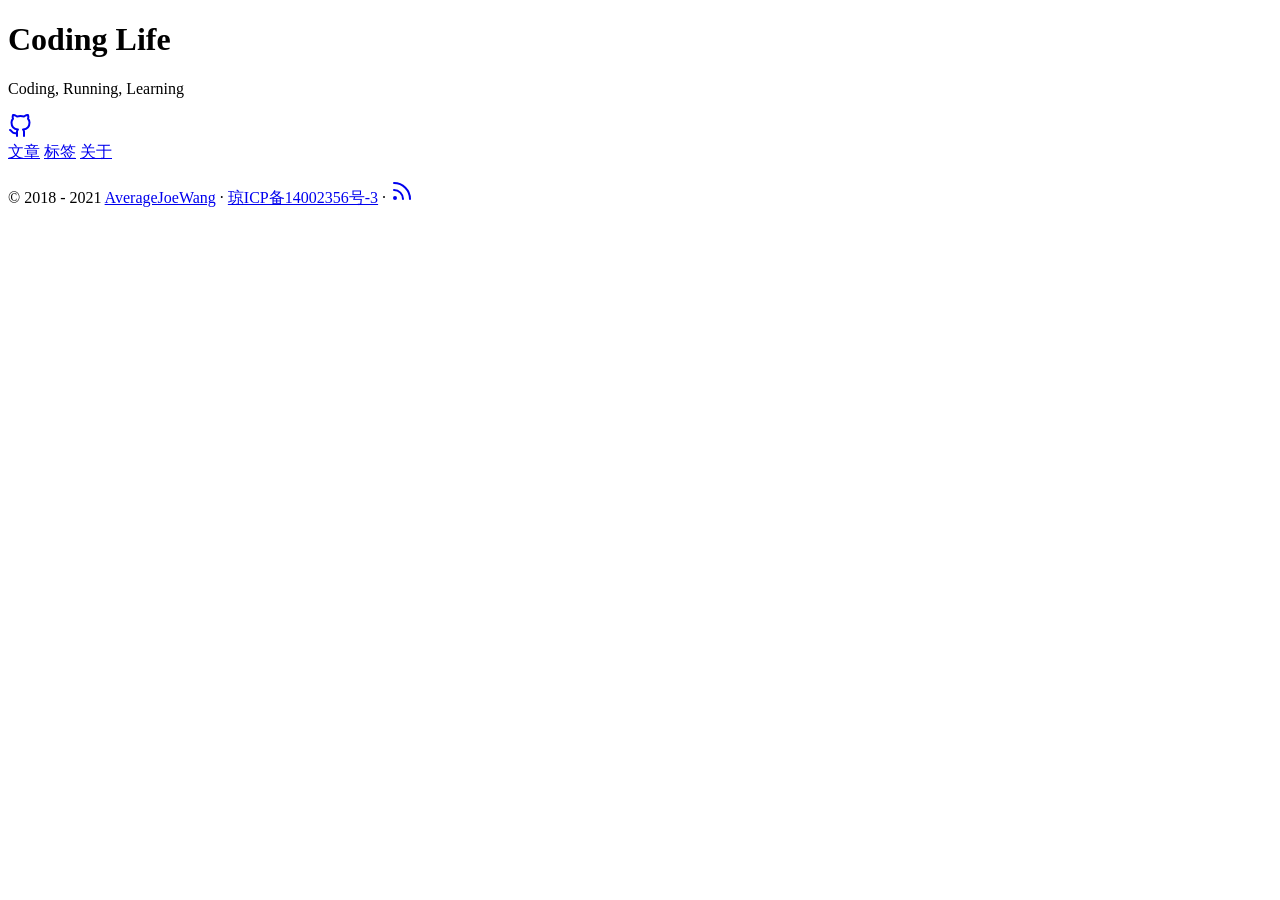
<file: index.html>
<!DOCTYPE html>
<html lang="zh-hans">

<head>
	<meta name="generator" content="Hugo 0.72.0" />
	<meta charset="UTF-8">
	<meta name="viewport" content="width=device-width, initial-scale=1.0">
	<meta http-equiv="X-UA-Compatible" content="ie=edge">
	<meta name="theme-color" content="#494f5c">
	<meta name="msapplication-TileColor" content="#494f5c">
<meta itemprop="name" content="Coding Life">
<meta itemprop="description" content="averagejoewang, 博客, go,golang, 源码分析, 系列教程, 数据库"><meta property="og:title" content="Coding Life" />
<meta property="og:description" content="averagejoewang, 博客, go,golang, 源码分析, 系列教程, 数据库" />
<meta property="og:type" content="website" />
<meta property="og:url" content="https://averagejoe.wang/" />
<meta property="og:updated_time" content="2021-06-04T10:35:27+08:00" />
<meta name="twitter:card" content="summary"/>
<meta name="twitter:title" content="Coding Life"/>
<meta name="twitter:description" content="averagejoewang, 博客, go,golang, 源码分析, 系列教程, 数据库"/>

	<link rel="apple-touch-icon" sizes="180x180" href="/apple-touch-icon.png">
	<link rel="icon" type="image/png" sizes="32x32" href="/favicon-32x32.png">
	<link rel="icon" type="image/png" sizes="16x16" href="/favicon-16x16.png">
	<link rel="manifest" href="/site.webmanifest">
	<link rel="mask-icon" href="/safari-pinned-tab.svg" color="">
	<link rel="shortcut icon" href="/favicon.ico">

	<title>Coding Life</title>
	<link rel="alternate" type="application/rss+xml+xml" href="https://averagejoe.wang/index.xml" title="Coding Life" />
	<link rel="stylesheet" href="https://averagejoe.wang/css/style.min.43ade9343bda1e3f53fcb45dc776c310b369f2a93c03dee67c82401987989309.css">
	
</head>

<body id="page">
	
	<div id="spotlight" class="animated fadeIn">
		<div id="home-center">
			<h1 id="home-title">Coding Life</h1>
			<p id="home-subtitle">Coding, Running, Learning</p>
			<div id="home-social">
				<a href="https://github.com/AverageJoeWang" target="_blank" rel="noopener me" title="Github"><svg xmlns="http://www.w3.org/2000/svg" width="24" height="24" viewBox="0 0 24 24" fill="none" stroke="currentColor" stroke-width="2" stroke-linecap="round" stroke-linejoin="round" class="feather feather-github"><path d="M9 19c-5 1.5-5-2.5-7-3m14 6v-3.87a3.37 3.37 0 0 0-.94-2.61c3.14-.35 6.44-1.54 6.44-7A5.44 5.44 0 0 0 20 4.77 5.07 5.07 0 0 0 19.91 1S18.73.65 16 2.48a13.38 13.38 0 0 0-7 0C6.27.65 5.09 1 5.09 1A5.07 5.07 0 0 0 5 4.77a5.44 5.44 0 0 0-1.5 3.78c0 5.42 3.3 6.61 6.44 7A3.37 3.37 0 0 0 9 18.13V22"></path></svg></a>
			</div>
			<nav id="home-nav" class="site-nav">
				<a href="https://averagejoe.wang/posts/">文章</a>
				<a href="https://averagejoe.wang/tags/">标签</a>
				<a href="https://averagejoe.wang/about/">关于</a>
			</nav>
		</div>
		<div id="home-footer">
			<p>
				&copy; 2018 - 2021 <a href="https://averagejoe.wang">AverageJoeWang</a> &#183; <a href="http://www.beian.miit.gov.cn/">琼ICP备14002356号-3</a> &#183; <a href="https://averagejoe.wang/posts/index.xml" target="_blank" title="rss"><svg xmlns="http://www.w3.org/2000/svg" width="24" height="24" viewBox="0 0 24 24" fill="none" stroke="currentColor" stroke-width="2" stroke-linecap="round" stroke-linejoin="round" class="feather feather-rss"><path d="M4 11a9 9 0 0 1 9 9"></path><path d="M4 4a16 16 0 0 1 16 16"></path><circle cx="5" cy="19" r="1"></circle></svg></a>
			</p>
		</div>
	</div>

	<script src="https://averagejoe.wang/js/main.min.784417f5847151f848c339cf0acb13a06cbb648b1483435a28ed4556c4ead69b.js"></script>
<script type="application/javascript">
var doNotTrack = false;
if (!doNotTrack) {
	window.ga=window.ga||function(){(ga.q=ga.q||[]).push(arguments)};ga.l=+new Date;
	ga('create', 'UA-165999804-1', 'auto');
	ga('set', 'anonymizeIp', true);
	ga('send', 'pageview');
}
</script>
<script async src='https://www.google-analytics.com/analytics.js'></script>


</body>

</html>
</file>
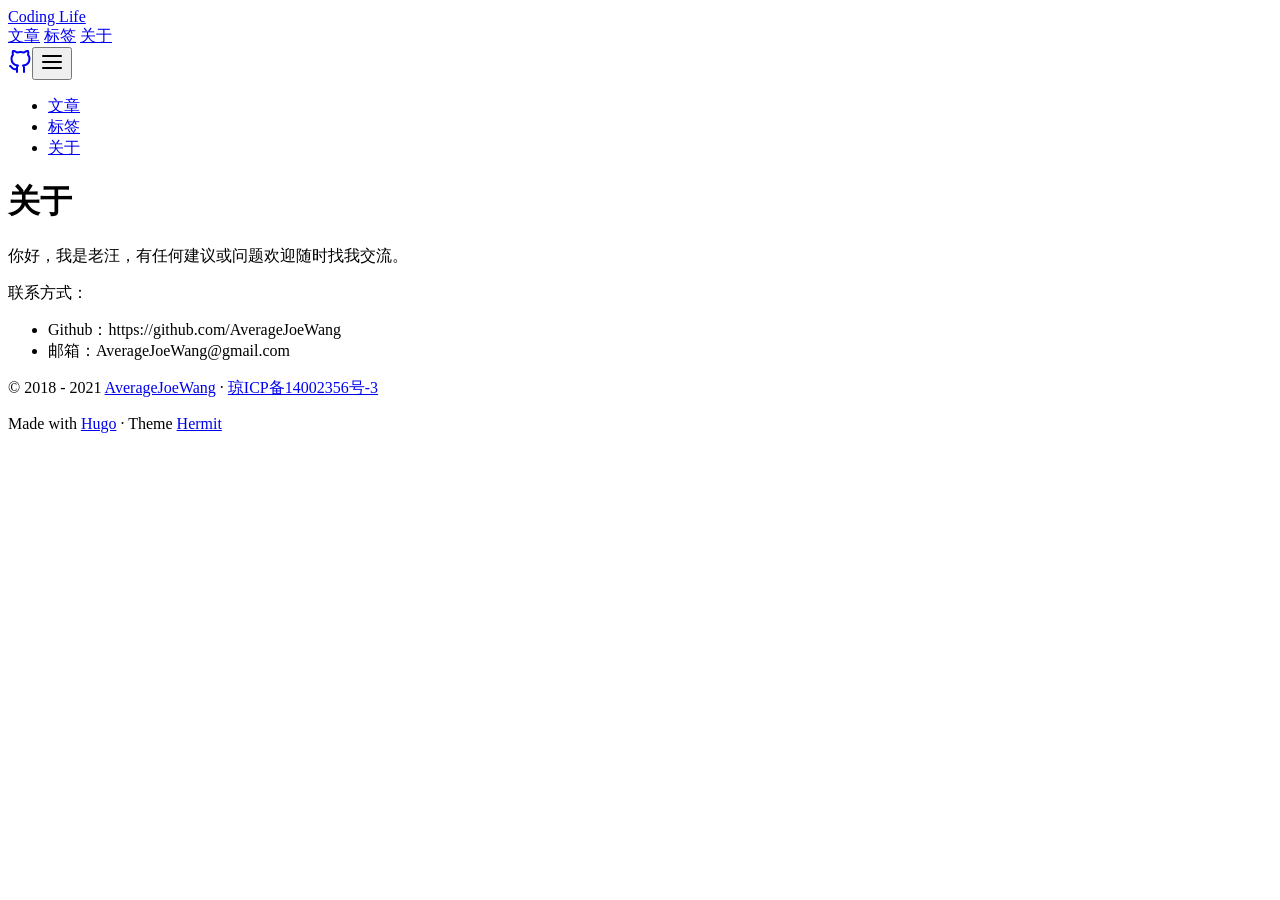
<file: about/index.html>
<!DOCTYPE html>
<html lang="zh-hans">

<head>
	<meta charset="UTF-8">
	<meta name="viewport" content="width=device-width, initial-scale=1.0">
	<meta http-equiv="X-UA-Compatible" content="ie=edge">
	<meta name="theme-color" content="#494f5c">
	<meta name="msapplication-TileColor" content="#494f5c">
<meta itemprop="name" content="关于">
<meta itemprop="description" content="你好，我是老汪，有任何建议或问题欢迎随时找我交流。 联系方式： Github：https://github.com/AverageJoeWang">
<meta itemprop="datePublished" content="2020-03-15T00:00:00&#43;00:00" />
<meta itemprop="dateModified" content="2020-06-10T22:48:56&#43;08:00" />
<meta itemprop="wordCount" content="97">



<meta itemprop="keywords" content="" /><meta property="og:title" content="关于" />
<meta property="og:description" content="你好，我是老汪，有任何建议或问题欢迎随时找我交流。 联系方式： Github：https://github.com/AverageJoeWang" />
<meta property="og:type" content="article" />
<meta property="og:url" content="https://averagejoe.wang/about/" />
<meta property="article:published_time" content="2020-03-15T00:00:00+00:00" />
<meta property="article:modified_time" content="2020-06-10T22:48:56+08:00" />
<meta name="twitter:card" content="summary"/>
<meta name="twitter:title" content="关于"/>
<meta name="twitter:description" content="你好，我是老汪，有任何建议或问题欢迎随时找我交流。 联系方式： Github：https://github.com/AverageJoeWang"/>

	<link rel="apple-touch-icon" sizes="180x180" href="/apple-touch-icon.png">
	<link rel="icon" type="image/png" sizes="32x32" href="/favicon-32x32.png">
	<link rel="icon" type="image/png" sizes="16x16" href="/favicon-16x16.png">
	<link rel="manifest" href="/site.webmanifest">
	<link rel="mask-icon" href="/safari-pinned-tab.svg" color="">
	<link rel="shortcut icon" href="/favicon.ico">

	<title>关于</title>
	<link rel="stylesheet" href="https://averagejoe.wang/css/style.min.43ade9343bda1e3f53fcb45dc776c310b369f2a93c03dee67c82401987989309.css">
	
</head>

<body id="page">
	
	<header id="site-header" class="animated slideInUp faster">
		<div class="hdr-wrapper section-inner">
			<div class="hdr-left">
				<div class="site-branding">
					<a href="https://averagejoe.wang">Coding Life</a>
				</div>
				<nav class="site-nav hide-in-mobile">
					<a href="https://averagejoe.wang/posts/">文章</a>
					<a href="https://averagejoe.wang/tags/">标签</a>
					<a href="https://averagejoe.wang/about/">关于</a>
				</nav>
			</div>
			<div class="hdr-right hdr-icons">
				<span class="hdr-social hide-in-mobile"><a href="https://github.com/AverageJoeWang" target="_blank" rel="noopener me" title="Github"><svg xmlns="http://www.w3.org/2000/svg" width="24" height="24" viewBox="0 0 24 24" fill="none" stroke="currentColor" stroke-width="2" stroke-linecap="round" stroke-linejoin="round" class="feather feather-github"><path d="M9 19c-5 1.5-5-2.5-7-3m14 6v-3.87a3.37 3.37 0 0 0-.94-2.61c3.14-.35 6.44-1.54 6.44-7A5.44 5.44 0 0 0 20 4.77 5.07 5.07 0 0 0 19.91 1S18.73.65 16 2.48a13.38 13.38 0 0 0-7 0C6.27.65 5.09 1 5.09 1A5.07 5.07 0 0 0 5 4.77a5.44 5.44 0 0 0-1.5 3.78c0 5.42 3.3 6.61 6.44 7A3.37 3.37 0 0 0 9 18.13V22"></path></svg></a></span><button id="menu-btn" class="hdr-btn" title="Menu"><svg xmlns="http://www.w3.org/2000/svg" width="24" height="24" viewBox="0 0 24 24" fill="none" stroke="currentColor" stroke-width="2" stroke-linecap="round" stroke-linejoin="round" class="feather feather-menu"><line x1="3" y1="12" x2="21" y2="12"></line><line x1="3" y1="6" x2="21" y2="6"></line><line x1="3" y1="18" x2="21" y2="18"></line></svg></button>
			</div>
		</div>
	</header>
	<div id="mobile-menu" class="animated fast">
		<ul>
			<li><a href="https://averagejoe.wang/posts/">文章</a></li>
			<li><a href="https://averagejoe.wang/tags/">标签</a></li>
			<li><a href="https://averagejoe.wang/about/">关于</a></li>
		</ul>
	</div>


	<main class="site-main section-inner thin animated fadeIn faster">
		<h1>关于</h1>
		<div class="content">
			<p>你好，我是老汪，有任何建议或问题欢迎随时找我交流。</p>
<p>联系方式：</p>
<ul>
<li>Github：https://github.com/AverageJoeWang</li>
<li>邮箱：AverageJoeWang@gmail.com</li>
</ul>

		</div>
		<div id="comments" class="thin">
			<script src="https://utteranc.es/client.js"
		repo="AverageJoeWang/AverageJoeWang.github.io"
		issue-term="pathname"
		theme="github-light"
		crossorigin="anonymous"
		async>
</script>

		</div>
	</main>

	<footer id="site-footer" class="section-inner thin animated fadeIn faster">
		<p>&copy; 2018 - 2021 <a href="https://averagejoe.wang">AverageJoeWang</a> &#183; <a href="http://www.beian.miit.gov.cn/">琼ICP备14002356号-3</a></p>
		<p>
			Made with <a href="https://gohugo.io/" target="_blank" rel="noopener">Hugo</a> &#183; Theme <a href="https://github.com/Track3/hermit" target="_blank" rel="noopener">Hermit</a>

		</p>
	</footer>


	<script src="https://averagejoe.wang/js/main.min.784417f5847151f848c339cf0acb13a06cbb648b1483435a28ed4556c4ead69b.js"></script>
<script type="application/javascript">
var doNotTrack = false;
if (!doNotTrack) {
	window.ga=window.ga||function(){(ga.q=ga.q||[]).push(arguments)};ga.l=+new Date;
	ga('create', 'UA-165999804-1', 'auto');
	ga('set', 'anonymizeIp', true);
	ga('send', 'pageview');
}
</script>
<script async src='https://www.google-analytics.com/analytics.js'></script>


</body>

</html>
</file>
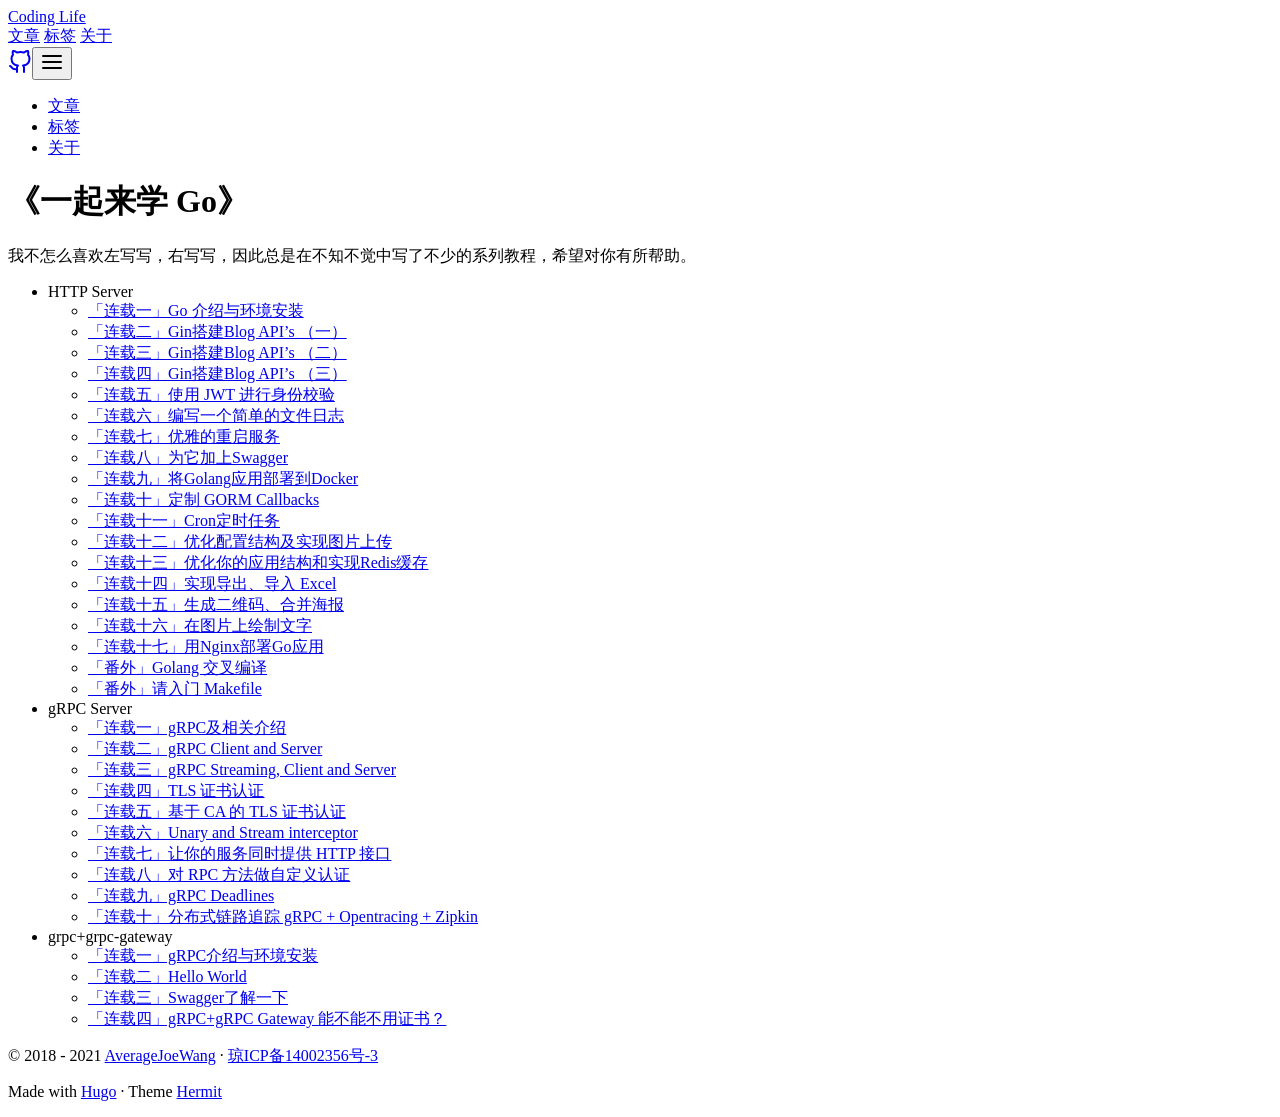
<file: category/index.html>
<!DOCTYPE html>
<html lang="zh-hans">

<head>
	<meta charset="UTF-8">
	<meta name="viewport" content="width=device-width, initial-scale=1.0">
	<meta http-equiv="X-UA-Compatible" content="ie=edge">
	<meta name="theme-color" content="#494f5c">
	<meta name="msapplication-TileColor" content="#494f5c">
<meta itemprop="name" content="《一起来学 Go》">
<meta itemprop="description" content="我不怎么喜欢左写写，右写写，因此总是在不知不觉中写了不少的系列教程，希望对你有所帮助。 HTTP Server 「连载一」Go 介绍与环境安装 「连载二」Gin搭建B">
<meta itemprop="datePublished" content="2020-04-21T00:00:00&#43;00:00" />
<meta itemprop="dateModified" content="2020-06-10T22:48:56&#43;08:00" />
<meta itemprop="wordCount" content="550">



<meta itemprop="keywords" content="" /><meta property="og:title" content="《一起来学 Go》" />
<meta property="og:description" content="我不怎么喜欢左写写，右写写，因此总是在不知不觉中写了不少的系列教程，希望对你有所帮助。 HTTP Server 「连载一」Go 介绍与环境安装 「连载二」Gin搭建B" />
<meta property="og:type" content="article" />
<meta property="og:url" content="https://averagejoe.wang/category/" />
<meta property="article:published_time" content="2020-04-21T00:00:00+00:00" />
<meta property="article:modified_time" content="2020-06-10T22:48:56+08:00" />
<meta name="twitter:card" content="summary"/>
<meta name="twitter:title" content="《一起来学 Go》"/>
<meta name="twitter:description" content="我不怎么喜欢左写写，右写写，因此总是在不知不觉中写了不少的系列教程，希望对你有所帮助。 HTTP Server 「连载一」Go 介绍与环境安装 「连载二」Gin搭建B"/>

	<link rel="apple-touch-icon" sizes="180x180" href="/apple-touch-icon.png">
	<link rel="icon" type="image/png" sizes="32x32" href="/favicon-32x32.png">
	<link rel="icon" type="image/png" sizes="16x16" href="/favicon-16x16.png">
	<link rel="manifest" href="/site.webmanifest">
	<link rel="mask-icon" href="/safari-pinned-tab.svg" color="">
	<link rel="shortcut icon" href="/favicon.ico">

	<title>《一起来学 Go》</title>
	<link rel="stylesheet" href="https://averagejoe.wang/css/style.min.43ade9343bda1e3f53fcb45dc776c310b369f2a93c03dee67c82401987989309.css">
	
</head>

<body id="page">
	
	<header id="site-header" class="animated slideInUp faster">
		<div class="hdr-wrapper section-inner">
			<div class="hdr-left">
				<div class="site-branding">
					<a href="https://averagejoe.wang">Coding Life</a>
				</div>
				<nav class="site-nav hide-in-mobile">
					<a href="https://averagejoe.wang/posts/">文章</a>
					<a href="https://averagejoe.wang/tags/">标签</a>
					<a href="https://averagejoe.wang/about/">关于</a>
				</nav>
			</div>
			<div class="hdr-right hdr-icons">
				<span class="hdr-social hide-in-mobile"><a href="https://github.com/AverageJoeWang" target="_blank" rel="noopener me" title="Github"><svg xmlns="http://www.w3.org/2000/svg" width="24" height="24" viewBox="0 0 24 24" fill="none" stroke="currentColor" stroke-width="2" stroke-linecap="round" stroke-linejoin="round" class="feather feather-github"><path d="M9 19c-5 1.5-5-2.5-7-3m14 6v-3.87a3.37 3.37 0 0 0-.94-2.61c3.14-.35 6.44-1.54 6.44-7A5.44 5.44 0 0 0 20 4.77 5.07 5.07 0 0 0 19.91 1S18.73.65 16 2.48a13.38 13.38 0 0 0-7 0C6.27.65 5.09 1 5.09 1A5.07 5.07 0 0 0 5 4.77a5.44 5.44 0 0 0-1.5 3.78c0 5.42 3.3 6.61 6.44 7A3.37 3.37 0 0 0 9 18.13V22"></path></svg></a></span><button id="menu-btn" class="hdr-btn" title="Menu"><svg xmlns="http://www.w3.org/2000/svg" width="24" height="24" viewBox="0 0 24 24" fill="none" stroke="currentColor" stroke-width="2" stroke-linecap="round" stroke-linejoin="round" class="feather feather-menu"><line x1="3" y1="12" x2="21" y2="12"></line><line x1="3" y1="6" x2="21" y2="6"></line><line x1="3" y1="18" x2="21" y2="18"></line></svg></button>
			</div>
		</div>
	</header>
	<div id="mobile-menu" class="animated fast">
		<ul>
			<li><a href="https://averagejoe.wang/posts/">文章</a></li>
			<li><a href="https://averagejoe.wang/tags/">标签</a></li>
			<li><a href="https://averagejoe.wang/about/">关于</a></li>
		</ul>
	</div>


	<main class="site-main section-inner thin animated fadeIn faster">
		<h1>《一起来学 Go》</h1>
		<div class="content">
			<p>我不怎么喜欢左写写，右写写，因此总是在不知不觉中写了不少的系列教程，希望对你有所帮助。</p>
<ul>
<li>HTTP Server
<ul>
<li><a href="/posts/go/gin/2018-02-10-install/">「连载一」Go 介绍与环境安装</a></li>
<li><a href="/posts/go/gin/2018-02-11-api-01/">「连载二」Gin搭建Blog API&rsquo;s （一）</a></li>
<li><a href="/posts/go/gin/2018-02-12-api-02/">「连载三」Gin搭建Blog API&rsquo;s （二）</a></li>
<li><a href="/posts/go/gin/2018-02-13-api-03/">「连载四」Gin搭建Blog API&rsquo;s （三）</a></li>
<li><a href="/posts/go/gin/2018-02-14-jwt/">「连载五」使用 JWT 进行身份校验</a></li>
<li><a href="/posts/go/gin/2018-02-15-log/">「连载六」编写一个简单的文件日志</a></li>
<li><a href="/posts/go/gin/2018-03-15-reload-http/">「连载七」优雅的重启服务</a></li>
<li><a href="/posts/go/gin/2018-03-18-swagger/">「连载八」为它加上Swagger</a></li>
<li><a href="/posts/go/gin/2018-03-24-golang-docker/">「连载九」将Golang应用部署到Docker</a></li>
<li><a href="/posts/go/gin/2018-04-15-gorm-callback/">「连载十」定制 GORM Callbacks</a></li>
<li><a href="/posts/go/gin/2018-04-29-cron/">「连载十一」Cron定时任务</a></li>
<li><a href="/posts/go/gin/2018-05-27-config-upload/">「连载十二」优化配置结构及实现图片上传</a></li>
<li><a href="/posts/go/gin/2018-06-02-application-redis/">「连载十三」优化你的应用结构和实现Redis缓存</a></li>
<li><a href="/posts/go/gin/2018-06-14-excel/">「连载十四」实现导出、导入 Excel</a></li>
<li><a href="/posts/go/gin/2018-07-05-image/">「连载十五」生成二维码、合并海报</a></li>
<li><a href="/posts/go/gin/2018-07-07-font/">「连载十六」在图片上绘制文字</a></li>
<li><a href="/posts/go/gin/2018-09-01-nginx/">「连载十七」用Nginx部署Go应用</a></li>
<li><a href="/posts/go/gin/2018-03-26-cgo/">「番外」Golang 交叉编译</a></li>
<li><a href="/posts/go/gin/2018-08-26-makefile/">「番外」请入门 Makefile</a></li>
</ul>
</li>
<li>gRPC Server
<ul>
<li><a href="/posts/go/grpc/2018-09-22-install/">「连载一」gRPC及相关介绍</a></li>
<li><a href="/posts/go/grpc/2018-09-23-client-and-server/">「连载二」gRPC Client and Server</a></li>
<li><a href="/posts/go/grpc/2018-09-24-stream-client-server/">「连载三」gRPC Streaming, Client and Server</a></li>
<li><a href="/posts/go/grpc/2018-10-07-grpc-tls/">「连载四」TLS 证书认证</a></li>
<li><a href="/posts/go/grpc/2018-10-08-ca-tls/">「连载五」基于 CA 的 TLS 证书认证</a></li>
<li><a href="/posts/go/grpc/2018-10-10-interceptor/">「连载六」Unary and Stream interceptor</a></li>
<li><a href="/posts/go/grpc/2018-10-12-grpc-http/">「连载七」让你的服务同时提供 HTTP 接口</a></li>
<li><a href="/posts/go/grpc/2018-10-14-per-rpc-credentials/">「连载八」对 RPC 方法做自定义认证</a></li>
<li><a href="/posts/go/grpc/2018-10-16-deadlines/">「连载九」gRPC Deadlines</a></li>
<li><a href="/posts/go/grpc/2018-10-20-zipkin/">「连载十」分布式链路追踪 gRPC + Opentracing + Zipkin</a></li>
</ul>
</li>
<li>grpc+grpc-gateway
<ul>
<li><a href="/posts/go/grpc-gateway/2018-02-23-install/">「连载一」gRPC介绍与环境安装</a></li>
<li><a href="/posts/go/grpc-gateway/2018-02-27-hello-world/">「连载二」Hello World</a></li>
<li><a href="/posts/go/grpc-gateway/2018-03-04-swagger/">「连载三」Swagger了解一下</a></li>
<li><a href="/posts/go/grpc-gateway/2019-06-22-grpc-gateway-tls/">「连载四」gRPC+gRPC Gateway 能不能不用证书？</a></li>
</ul>
</li>
</ul>

		</div>
		<div id="comments" class="thin">
			<script src="https://utteranc.es/client.js"
		repo="AverageJoeWang/AverageJoeWang.github.io"
		issue-term="pathname"
		theme="github-light"
		crossorigin="anonymous"
		async>
</script>

		</div>
	</main>

	<footer id="site-footer" class="section-inner thin animated fadeIn faster">
		<p>&copy; 2018 - 2021 <a href="https://averagejoe.wang">AverageJoeWang</a> &#183; <a href="http://www.beian.miit.gov.cn/">琼ICP备14002356号-3</a></p>
		<p>
			Made with <a href="https://gohugo.io/" target="_blank" rel="noopener">Hugo</a> &#183; Theme <a href="https://github.com/Track3/hermit" target="_blank" rel="noopener">Hermit</a>

		</p>
	</footer>


	<script src="https://averagejoe.wang/js/main.min.784417f5847151f848c339cf0acb13a06cbb648b1483435a28ed4556c4ead69b.js"></script>
<script type="application/javascript">
var doNotTrack = false;
if (!doNotTrack) {
	window.ga=window.ga||function(){(ga.q=ga.q||[]).push(arguments)};ga.l=+new Date;
	ga('create', 'UA-165999804-1', 'auto');
	ga('set', 'anonymizeIp', true);
	ga('send', 'pageview');
}
</script>
<script async src='https://www.google-analytics.com/analytics.js'></script>


</body>

</html>
</file>
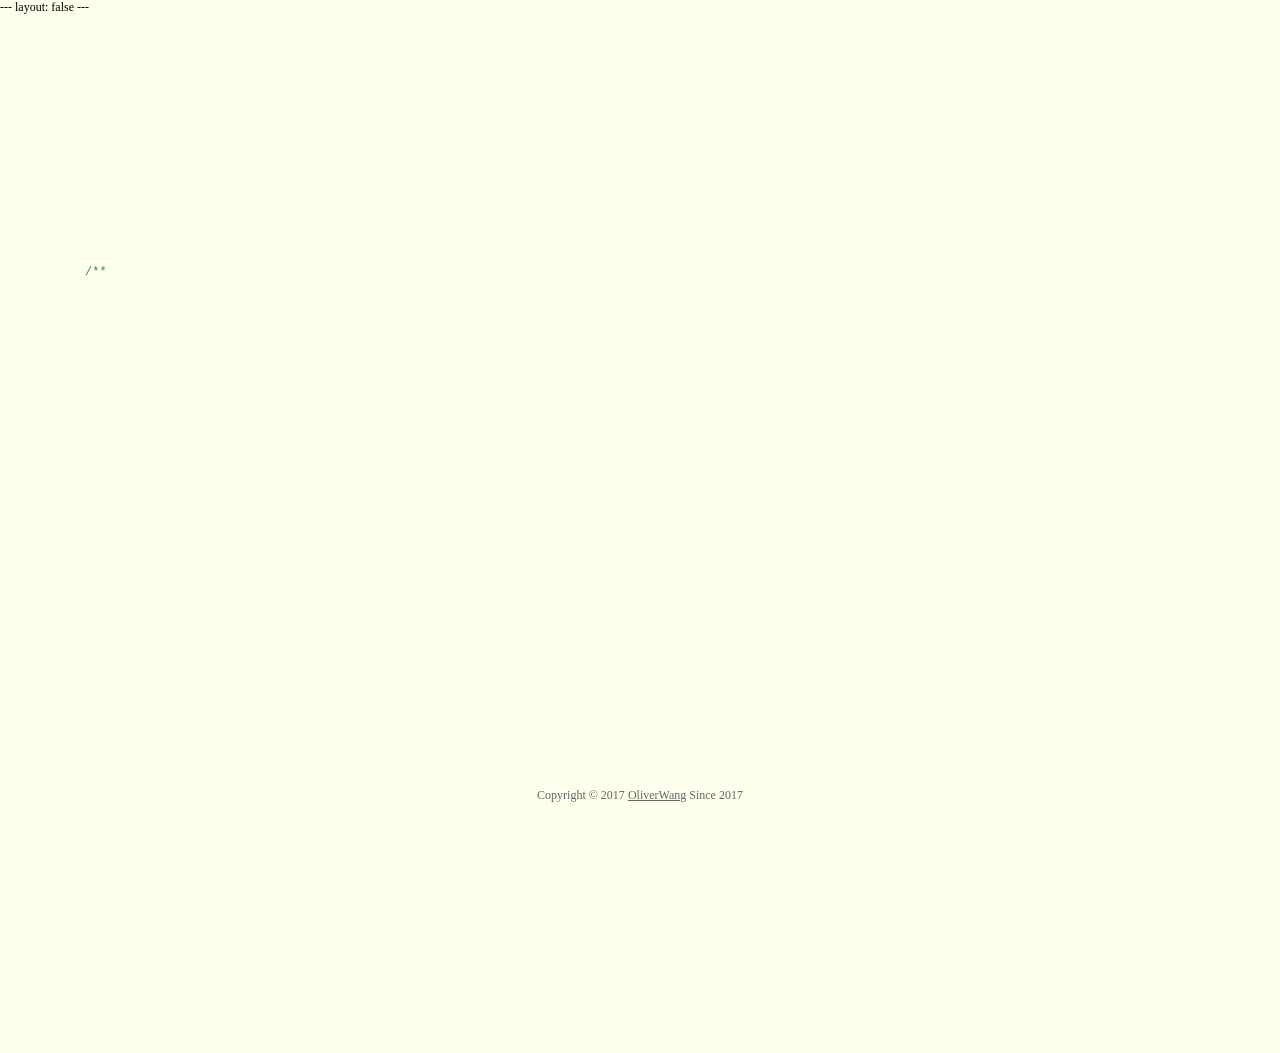
<file: MyLove/index.html>
---
layout: false
---
<!DOCTYPE HTML>
<html xmlns="http://www.w3.org/1999/xhtml" xml:lang="en" lang="en">
<head>
	<title>Our Love Story</title>
	<meta http-equiv="content-type" content="text/html; charset=UTF-8">
	<style type="text/css">
		@font-face {
			font-family: digit;
			src: url('digital-7_mono.ttf') format("truetype");
		}
	</style>
	<link href="css/default.css" type="text/css" rel="stylesheet">
	<script type="text/javascript" src="js/jquery.js"></script>
	<script type="text/javascript" src="js/garden.js"></script>
    <script type="text/javascript" src="js/functions.js"></script>
</head>

<body>
	<div id="mainDiv">
		<div id="content">
			<div id="code">
				<span class="comments">/**</span><br />
				<span class="space"/><span class="comments">* Sophia, I love you at a first sight,</span><br />
				<span class="space"/><span class="comments">* so I write some code to celebrate the time we have spent together.</span><br />
				<span class="space"/><span class="comments">*/</span><br />
				Boy i = <span class="keyword">new</span> Boy(<span class="string">"OliverWang"</span>);<br />
				Girl u = <span class="keyword">new</span> Girl(<span class="string">"Sophia"</span>);<br />
				<span class="comments">// Nov 12, 2017, I told you I love you. </span><br />
				i.love(u);<br />
				<span class="comments">// Luckily, you accepted and became my girlfriend ever since.</span><br />
				u.accepted();<br />
				<span class="comments">// Since then, I miss u every day.</span><br />
				i.miss(u);<br />
				<span class="comments">// And take care of u and our love.</span><br />
				i.takeCareOf(u);<br />
				<span class="comments">// I know you won't be so easy to marry me.</span><br />
				<span class="comments">// So I keep waiting and I have confidence that you will.</span><br />
				<span class="keyword">boolean</span> isHesitate = <span class="keyword">true</span>;<br />
				<span class="keyword">while</span> (prepared) {<br />
				<span class="placeholder"/>i.waitFor(u);<br />
				<span class="placeholder"/><span class="comments">// I think it is an important decision</span><br />
				<span class="placeholder"/><span class="comments">// and you should think it over.</span><br />
				<span class="placeholder"/>prepared = u.thinkOver() && I.successInCareer();<br />
				}<br />
				<span class="comments">// We will have a romantic wedding and live happily ever after.</span><br />
				i.marry(u);<br />
				i.liveHappilyWith(u);<br />
			</div>

			<div id="loveHeart">
				<canvas id="garden"></canvas>
				<div id="words">
					<div id="messages">
						Sophia, I have fallen in love with you for
						<div id="elapseClock"></div>
					</div>
					<div id="loveu">
						Love u forever and ever.<br/>
						<div class="signature">- OliverWang</div>
					</div>
				</div>
			</div>

		</div>
		<div id="copyright">
			Copyright © 2017 <a href='http://averagejoe.wang'>OliverWang</a> Since 2017
		</div>
	</div>
	<script type="text/javascript">
		var offsetX = $("#loveHeart").width() / 2;
		var offsetY = $("#loveHeart").height() / 2 - 55;
		var together = new Date();
		together.setFullYear(2017, 10, 12);
		together.setHours(1);
		together.setMinutes(30);
		together.setSeconds(0);
		together.setMilliseconds(0);

		if (!document.createElement('canvas').getContext) {
			var msg = document.createElement("div");
			msg.id = "errorMsg";
			msg.innerHTML = "Your browser doesn't support HTML5!<br/>Recommend use Chrome 14+/IE 9+/Firefox 7+/Safari 4+";
			document.body.appendChild(msg);
			$("#code").css("display", "none")
			$("#copyright").css("position", "absolute");
			$("#copyright").css("bottom", "10px");
		    document.execCommand("stop");
		} else {
			setTimeout(function () {
				startHeartAnimation();
			}, 5000);

			timeElapse(together);
			setInterval(function () {
				timeElapse(together);
			}, 500);

			adjustCodePosition();
			$("#code").typewriter();
		}
	</script>
</body>
</html>
</file>
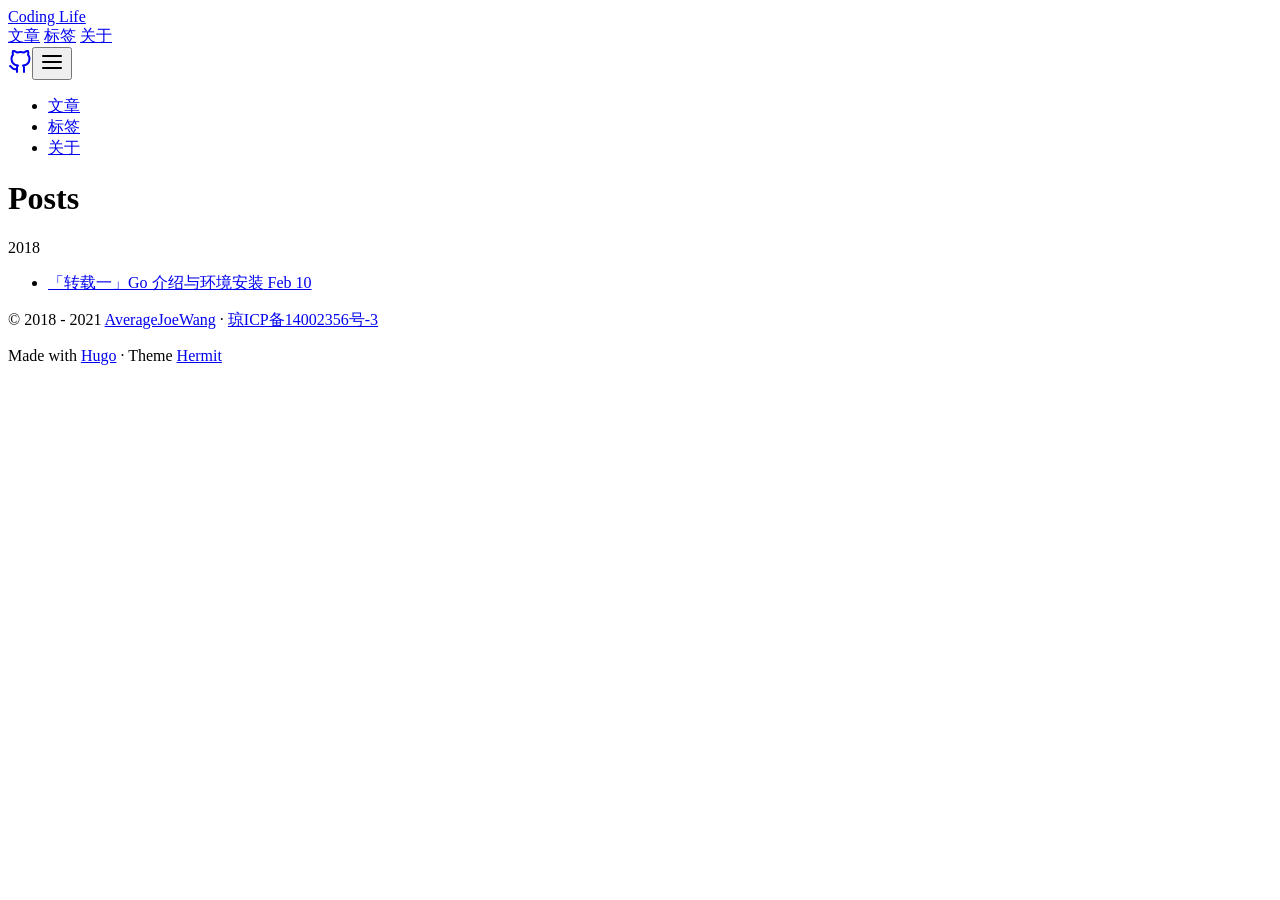
<file: posts/index.html>
<!DOCTYPE html>
<html lang="zh-hans">

<head>
	<meta charset="UTF-8">
	<meta name="viewport" content="width=device-width, initial-scale=1.0">
	<meta http-equiv="X-UA-Compatible" content="ie=edge">
	<meta name="theme-color" content="#494f5c">
	<meta name="msapplication-TileColor" content="#494f5c">
<meta itemprop="name" content="Posts">
<meta itemprop="description" content="averagejoewang, 博客, go,golang, 源码分析, 系列教程, 数据库"><meta property="og:title" content="Posts" />
<meta property="og:description" content="averagejoewang, 博客, go,golang, 源码分析, 系列教程, 数据库" />
<meta property="og:type" content="website" />
<meta property="og:url" content="https://averagejoe.wang/posts/" />
<meta property="og:updated_time" content="2021-06-04T10:35:27+08:00" />
<meta name="twitter:card" content="summary"/>
<meta name="twitter:title" content="Posts"/>
<meta name="twitter:description" content="averagejoewang, 博客, go,golang, 源码分析, 系列教程, 数据库"/>

	<link rel="apple-touch-icon" sizes="180x180" href="/apple-touch-icon.png">
	<link rel="icon" type="image/png" sizes="32x32" href="/favicon-32x32.png">
	<link rel="icon" type="image/png" sizes="16x16" href="/favicon-16x16.png">
	<link rel="manifest" href="/site.webmanifest">
	<link rel="mask-icon" href="/safari-pinned-tab.svg" color="">
	<link rel="shortcut icon" href="/favicon.ico">

	<title>Posts</title>
	<link rel="alternate" type="application/rss+xml+xml" href="https://averagejoe.wang/posts/index.xml" title="Coding Life" />
	<link rel="stylesheet" href="https://averagejoe.wang/css/style.min.43ade9343bda1e3f53fcb45dc776c310b369f2a93c03dee67c82401987989309.css">
</head>

<body id="page">
	
	<header id="site-header" class="animated slideInUp faster">
		<div class="hdr-wrapper section-inner">
			<div class="hdr-left">
				<div class="site-branding">
					<a href="https://averagejoe.wang">Coding Life</a>
				</div>
				<nav class="site-nav hide-in-mobile">
					<a href="https://averagejoe.wang/posts/">文章</a>
					<a href="https://averagejoe.wang/tags/">标签</a>
					<a href="https://averagejoe.wang/about/">关于</a>
				</nav>
			</div>
			<div class="hdr-right hdr-icons">
				<span class="hdr-social hide-in-mobile"><a href="https://github.com/AverageJoeWang" target="_blank" rel="noopener me" title="Github"><svg xmlns="http://www.w3.org/2000/svg" width="24" height="24" viewBox="0 0 24 24" fill="none" stroke="currentColor" stroke-width="2" stroke-linecap="round" stroke-linejoin="round" class="feather feather-github"><path d="M9 19c-5 1.5-5-2.5-7-3m14 6v-3.87a3.37 3.37 0 0 0-.94-2.61c3.14-.35 6.44-1.54 6.44-7A5.44 5.44 0 0 0 20 4.77 5.07 5.07 0 0 0 19.91 1S18.73.65 16 2.48a13.38 13.38 0 0 0-7 0C6.27.65 5.09 1 5.09 1A5.07 5.07 0 0 0 5 4.77a5.44 5.44 0 0 0-1.5 3.78c0 5.42 3.3 6.61 6.44 7A3.37 3.37 0 0 0 9 18.13V22"></path></svg></a></span><button id="menu-btn" class="hdr-btn" title="Menu"><svg xmlns="http://www.w3.org/2000/svg" width="24" height="24" viewBox="0 0 24 24" fill="none" stroke="currentColor" stroke-width="2" stroke-linecap="round" stroke-linejoin="round" class="feather feather-menu"><line x1="3" y1="12" x2="21" y2="12"></line><line x1="3" y1="6" x2="21" y2="6"></line><line x1="3" y1="18" x2="21" y2="18"></line></svg></button>
			</div>
		</div>
	</header>
	<div id="mobile-menu" class="animated fast">
		<ul>
			<li><a href="https://averagejoe.wang/posts/">文章</a></li>
			<li><a href="https://averagejoe.wang/tags/">标签</a></li>
			<li><a href="https://averagejoe.wang/about/">关于</a></li>
		</ul>
	</div>


	<main class="site-main section-inner thin animated fadeIn faster">
		<h1>Posts</h1>
		<div class="posts-group">
			<div class="post-year" id="2018">2018</div>
			<ul class="posts-list">
				<li class="post-item">
					<a href="https://averagejoe.wang/posts/go/gin/2018-02-10-install/">
						<span class="post-title">「转载一」Go 介绍与环境安装</span>
						<span class="post-day">Feb 10</span>
					</a>
				</li>
			</ul>
		</div>
	</main>

	<footer id="site-footer" class="section-inner thin animated fadeIn faster">
		<p>&copy; 2018 - 2021 <a href="https://averagejoe.wang">AverageJoeWang</a> &#183; <a href="http://www.beian.miit.gov.cn/">琼ICP备14002356号-3</a></p>
		<p>
			Made with <a href="https://gohugo.io/" target="_blank" rel="noopener">Hugo</a> &#183; Theme <a href="https://github.com/Track3/hermit" target="_blank" rel="noopener">Hermit</a>

		</p>
	</footer>


	<script src="https://averagejoe.wang/js/main.min.784417f5847151f848c339cf0acb13a06cbb648b1483435a28ed4556c4ead69b.js"></script>
<script type="application/javascript">
var doNotTrack = false;
if (!doNotTrack) {
	window.ga=window.ga||function(){(ga.q=ga.q||[]).push(arguments)};ga.l=+new Date;
	ga('create', 'UA-165999804-1', 'auto');
	ga('set', 'anonymizeIp', true);
	ga('send', 'pageview');
}
</script>
<script async src='https://www.google-analytics.com/analytics.js'></script>


</body>

</html>
</file>
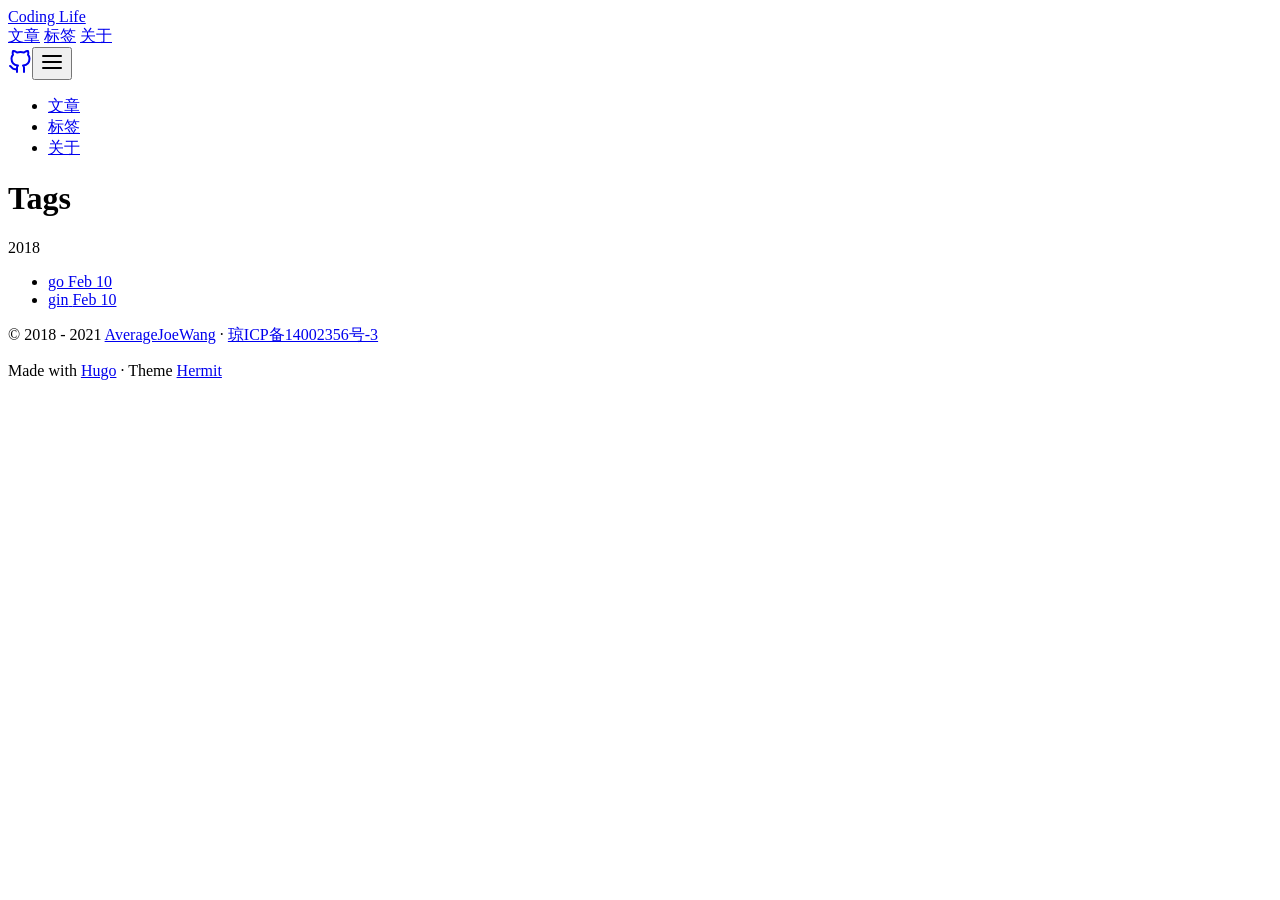
<file: tags/index.html>
<!DOCTYPE html>
<html lang="zh-hans">

<head>
	<meta charset="UTF-8">
	<meta name="viewport" content="width=device-width, initial-scale=1.0">
	<meta http-equiv="X-UA-Compatible" content="ie=edge">
	<meta name="theme-color" content="#494f5c">
	<meta name="msapplication-TileColor" content="#494f5c">
<meta itemprop="name" content="Tags">
<meta itemprop="description" content="averagejoewang, 博客, go,golang, 源码分析, 系列教程, 数据库"><meta property="og:title" content="Tags" />
<meta property="og:description" content="averagejoewang, 博客, go,golang, 源码分析, 系列教程, 数据库" />
<meta property="og:type" content="website" />
<meta property="og:url" content="https://averagejoe.wang/tags/" />
<meta property="og:updated_time" content="2021-06-04T10:35:27+08:00" />
<meta name="twitter:card" content="summary"/>
<meta name="twitter:title" content="Tags"/>
<meta name="twitter:description" content="averagejoewang, 博客, go,golang, 源码分析, 系列教程, 数据库"/>

	<link rel="apple-touch-icon" sizes="180x180" href="/apple-touch-icon.png">
	<link rel="icon" type="image/png" sizes="32x32" href="/favicon-32x32.png">
	<link rel="icon" type="image/png" sizes="16x16" href="/favicon-16x16.png">
	<link rel="manifest" href="/site.webmanifest">
	<link rel="mask-icon" href="/safari-pinned-tab.svg" color="">
	<link rel="shortcut icon" href="/favicon.ico">

	<title>Tags</title>
	<link rel="alternate" type="application/rss+xml+xml" href="https://averagejoe.wang/tags/index.xml" title="Coding Life" />
	<link rel="stylesheet" href="https://averagejoe.wang/css/style.min.43ade9343bda1e3f53fcb45dc776c310b369f2a93c03dee67c82401987989309.css">
</head>

<body id="page">
	
	<header id="site-header" class="animated slideInUp faster">
		<div class="hdr-wrapper section-inner">
			<div class="hdr-left">
				<div class="site-branding">
					<a href="https://averagejoe.wang">Coding Life</a>
				</div>
				<nav class="site-nav hide-in-mobile">
					<a href="https://averagejoe.wang/posts/">文章</a>
					<a href="https://averagejoe.wang/tags/">标签</a>
					<a href="https://averagejoe.wang/about/">关于</a>
				</nav>
			</div>
			<div class="hdr-right hdr-icons">
				<span class="hdr-social hide-in-mobile"><a href="https://github.com/AverageJoeWang" target="_blank" rel="noopener me" title="Github"><svg xmlns="http://www.w3.org/2000/svg" width="24" height="24" viewBox="0 0 24 24" fill="none" stroke="currentColor" stroke-width="2" stroke-linecap="round" stroke-linejoin="round" class="feather feather-github"><path d="M9 19c-5 1.5-5-2.5-7-3m14 6v-3.87a3.37 3.37 0 0 0-.94-2.61c3.14-.35 6.44-1.54 6.44-7A5.44 5.44 0 0 0 20 4.77 5.07 5.07 0 0 0 19.91 1S18.73.65 16 2.48a13.38 13.38 0 0 0-7 0C6.27.65 5.09 1 5.09 1A5.07 5.07 0 0 0 5 4.77a5.44 5.44 0 0 0-1.5 3.78c0 5.42 3.3 6.61 6.44 7A3.37 3.37 0 0 0 9 18.13V22"></path></svg></a></span><button id="menu-btn" class="hdr-btn" title="Menu"><svg xmlns="http://www.w3.org/2000/svg" width="24" height="24" viewBox="0 0 24 24" fill="none" stroke="currentColor" stroke-width="2" stroke-linecap="round" stroke-linejoin="round" class="feather feather-menu"><line x1="3" y1="12" x2="21" y2="12"></line><line x1="3" y1="6" x2="21" y2="6"></line><line x1="3" y1="18" x2="21" y2="18"></line></svg></button>
			</div>
		</div>
	</header>
	<div id="mobile-menu" class="animated fast">
		<ul>
			<li><a href="https://averagejoe.wang/posts/">文章</a></li>
			<li><a href="https://averagejoe.wang/tags/">标签</a></li>
			<li><a href="https://averagejoe.wang/about/">关于</a></li>
		</ul>
	</div>


	<main class="site-main section-inner thin animated fadeIn faster">
		<h1>Tags</h1>
		<div class="posts-group">
			<div class="post-year" id="2018">2018</div>
			<ul class="posts-list">
				<li class="post-item">
					<a href="https://averagejoe.wang/tags/go/">
						<span class="post-title">go</span>
						<span class="post-day">Feb 10</span>
					</a>
				</li>
				<li class="post-item">
					<a href="https://averagejoe.wang/tags/gin/">
						<span class="post-title">gin</span>
						<span class="post-day">Feb 10</span>
					</a>
				</li>
			</ul>
		</div>
	</main>

	<footer id="site-footer" class="section-inner thin animated fadeIn faster">
		<p>&copy; 2018 - 2021 <a href="https://averagejoe.wang">AverageJoeWang</a> &#183; <a href="http://www.beian.miit.gov.cn/">琼ICP备14002356号-3</a></p>
		<p>
			Made with <a href="https://gohugo.io/" target="_blank" rel="noopener">Hugo</a> &#183; Theme <a href="https://github.com/Track3/hermit" target="_blank" rel="noopener">Hermit</a>

		</p>
	</footer>


	<script src="https://averagejoe.wang/js/main.min.784417f5847151f848c339cf0acb13a06cbb648b1483435a28ed4556c4ead69b.js"></script>
<script type="application/javascript">
var doNotTrack = false;
if (!doNotTrack) {
	window.ga=window.ga||function(){(ga.q=ga.q||[]).push(arguments)};ga.l=+new Date;
	ga('create', 'UA-165999804-1', 'auto');
	ga('set', 'anonymizeIp', true);
	ga('send', 'pageview');
}
</script>
<script async src='https://www.google-analytics.com/analytics.js'></script>


</body>

</html>
</file>
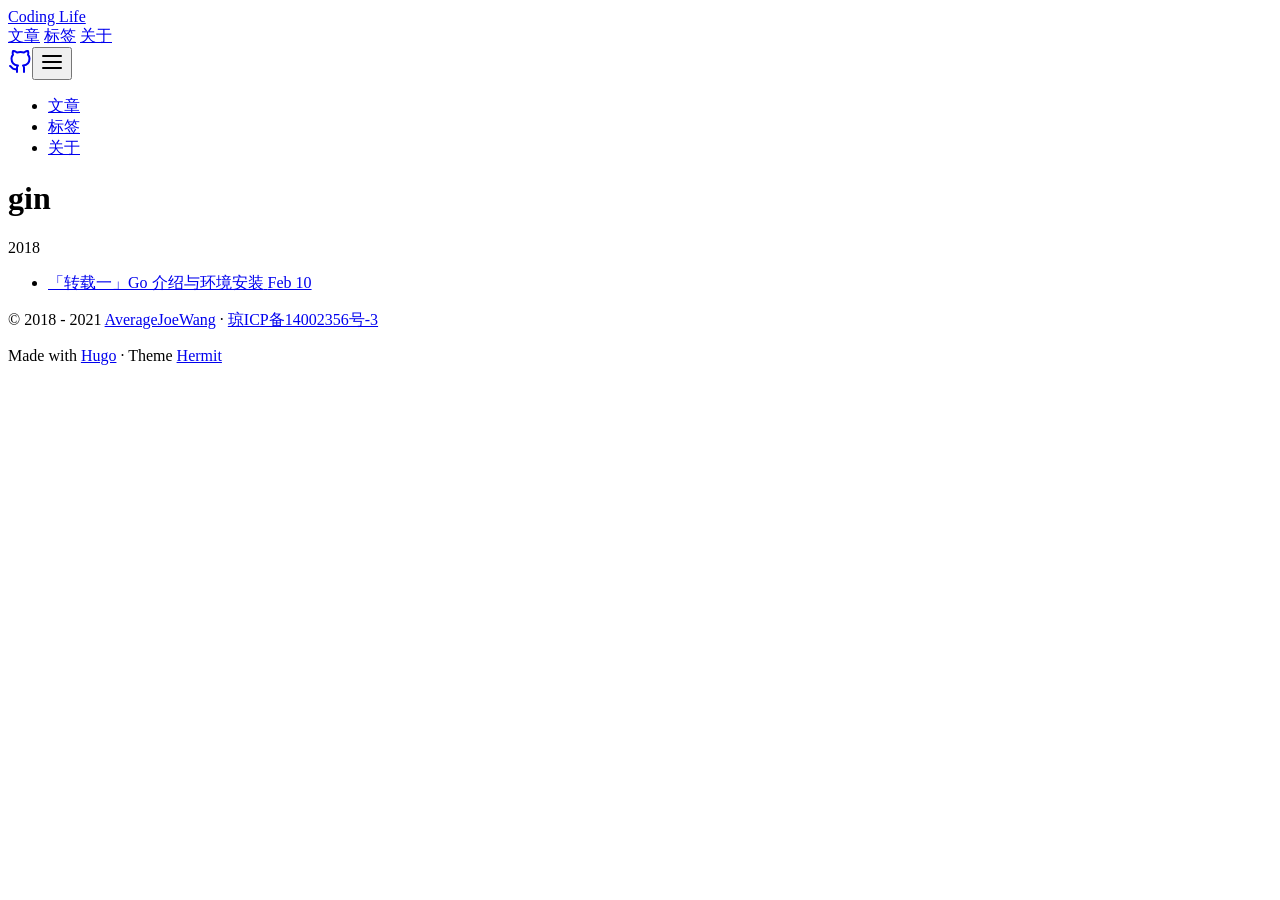
<file: tags/gin/index.html>
<!DOCTYPE html>
<html lang="zh-hans">

<head>
	<meta charset="UTF-8">
	<meta name="viewport" content="width=device-width, initial-scale=1.0">
	<meta http-equiv="X-UA-Compatible" content="ie=edge">
	<meta name="theme-color" content="#494f5c">
	<meta name="msapplication-TileColor" content="#494f5c">
<meta itemprop="name" content="gin">
<meta itemprop="description" content="averagejoewang, 博客, go,golang, 源码分析, 系列教程, 数据库"><meta property="og:title" content="gin" />
<meta property="og:description" content="averagejoewang, 博客, go,golang, 源码分析, 系列教程, 数据库" />
<meta property="og:type" content="website" />
<meta property="og:url" content="https://averagejoe.wang/tags/gin/" />
<meta property="og:updated_time" content="2021-06-04T10:35:27+08:00" />
<meta name="twitter:card" content="summary"/>
<meta name="twitter:title" content="gin"/>
<meta name="twitter:description" content="averagejoewang, 博客, go,golang, 源码分析, 系列教程, 数据库"/>

	<link rel="apple-touch-icon" sizes="180x180" href="/apple-touch-icon.png">
	<link rel="icon" type="image/png" sizes="32x32" href="/favicon-32x32.png">
	<link rel="icon" type="image/png" sizes="16x16" href="/favicon-16x16.png">
	<link rel="manifest" href="/site.webmanifest">
	<link rel="mask-icon" href="/safari-pinned-tab.svg" color="">
	<link rel="shortcut icon" href="/favicon.ico">

	<title>gin</title>
	<link rel="alternate" type="application/rss+xml+xml" href="https://averagejoe.wang/tags/gin/index.xml" title="Coding Life" />
	<link rel="stylesheet" href="https://averagejoe.wang/css/style.min.43ade9343bda1e3f53fcb45dc776c310b369f2a93c03dee67c82401987989309.css">
</head>

<body id="page">
	
	<header id="site-header" class="animated slideInUp faster">
		<div class="hdr-wrapper section-inner">
			<div class="hdr-left">
				<div class="site-branding">
					<a href="https://averagejoe.wang">Coding Life</a>
				</div>
				<nav class="site-nav hide-in-mobile">
					<a href="https://averagejoe.wang/posts/">文章</a>
					<a href="https://averagejoe.wang/tags/">标签</a>
					<a href="https://averagejoe.wang/about/">关于</a>
				</nav>
			</div>
			<div class="hdr-right hdr-icons">
				<span class="hdr-social hide-in-mobile"><a href="https://github.com/AverageJoeWang" target="_blank" rel="noopener me" title="Github"><svg xmlns="http://www.w3.org/2000/svg" width="24" height="24" viewBox="0 0 24 24" fill="none" stroke="currentColor" stroke-width="2" stroke-linecap="round" stroke-linejoin="round" class="feather feather-github"><path d="M9 19c-5 1.5-5-2.5-7-3m14 6v-3.87a3.37 3.37 0 0 0-.94-2.61c3.14-.35 6.44-1.54 6.44-7A5.44 5.44 0 0 0 20 4.77 5.07 5.07 0 0 0 19.91 1S18.73.65 16 2.48a13.38 13.38 0 0 0-7 0C6.27.65 5.09 1 5.09 1A5.07 5.07 0 0 0 5 4.77a5.44 5.44 0 0 0-1.5 3.78c0 5.42 3.3 6.61 6.44 7A3.37 3.37 0 0 0 9 18.13V22"></path></svg></a></span><button id="menu-btn" class="hdr-btn" title="Menu"><svg xmlns="http://www.w3.org/2000/svg" width="24" height="24" viewBox="0 0 24 24" fill="none" stroke="currentColor" stroke-width="2" stroke-linecap="round" stroke-linejoin="round" class="feather feather-menu"><line x1="3" y1="12" x2="21" y2="12"></line><line x1="3" y1="6" x2="21" y2="6"></line><line x1="3" y1="18" x2="21" y2="18"></line></svg></button>
			</div>
		</div>
	</header>
	<div id="mobile-menu" class="animated fast">
		<ul>
			<li><a href="https://averagejoe.wang/posts/">文章</a></li>
			<li><a href="https://averagejoe.wang/tags/">标签</a></li>
			<li><a href="https://averagejoe.wang/about/">关于</a></li>
		</ul>
	</div>


	<main class="site-main section-inner thin animated fadeIn faster">
		<h1>gin</h1>
		<div class="posts-group">
			<div class="post-year" id="2018">2018</div>
			<ul class="posts-list">
				<li class="post-item">
					<a href="https://averagejoe.wang/posts/go/gin/2018-02-10-install/">
						<span class="post-title">「转载一」Go 介绍与环境安装</span>
						<span class="post-day">Feb 10</span>
					</a>
				</li>
			</ul>
		</div>
	</main>

	<footer id="site-footer" class="section-inner thin animated fadeIn faster">
		<p>&copy; 2018 - 2021 <a href="https://averagejoe.wang">AverageJoeWang</a> &#183; <a href="http://www.beian.miit.gov.cn/">琼ICP备14002356号-3</a></p>
		<p>
			Made with <a href="https://gohugo.io/" target="_blank" rel="noopener">Hugo</a> &#183; Theme <a href="https://github.com/Track3/hermit" target="_blank" rel="noopener">Hermit</a>

		</p>
	</footer>


	<script src="https://averagejoe.wang/js/main.min.784417f5847151f848c339cf0acb13a06cbb648b1483435a28ed4556c4ead69b.js"></script>
<script type="application/javascript">
var doNotTrack = false;
if (!doNotTrack) {
	window.ga=window.ga||function(){(ga.q=ga.q||[]).push(arguments)};ga.l=+new Date;
	ga('create', 'UA-165999804-1', 'auto');
	ga('set', 'anonymizeIp', true);
	ga('send', 'pageview');
}
</script>
<script async src='https://www.google-analytics.com/analytics.js'></script>


</body>

</html>
</file>
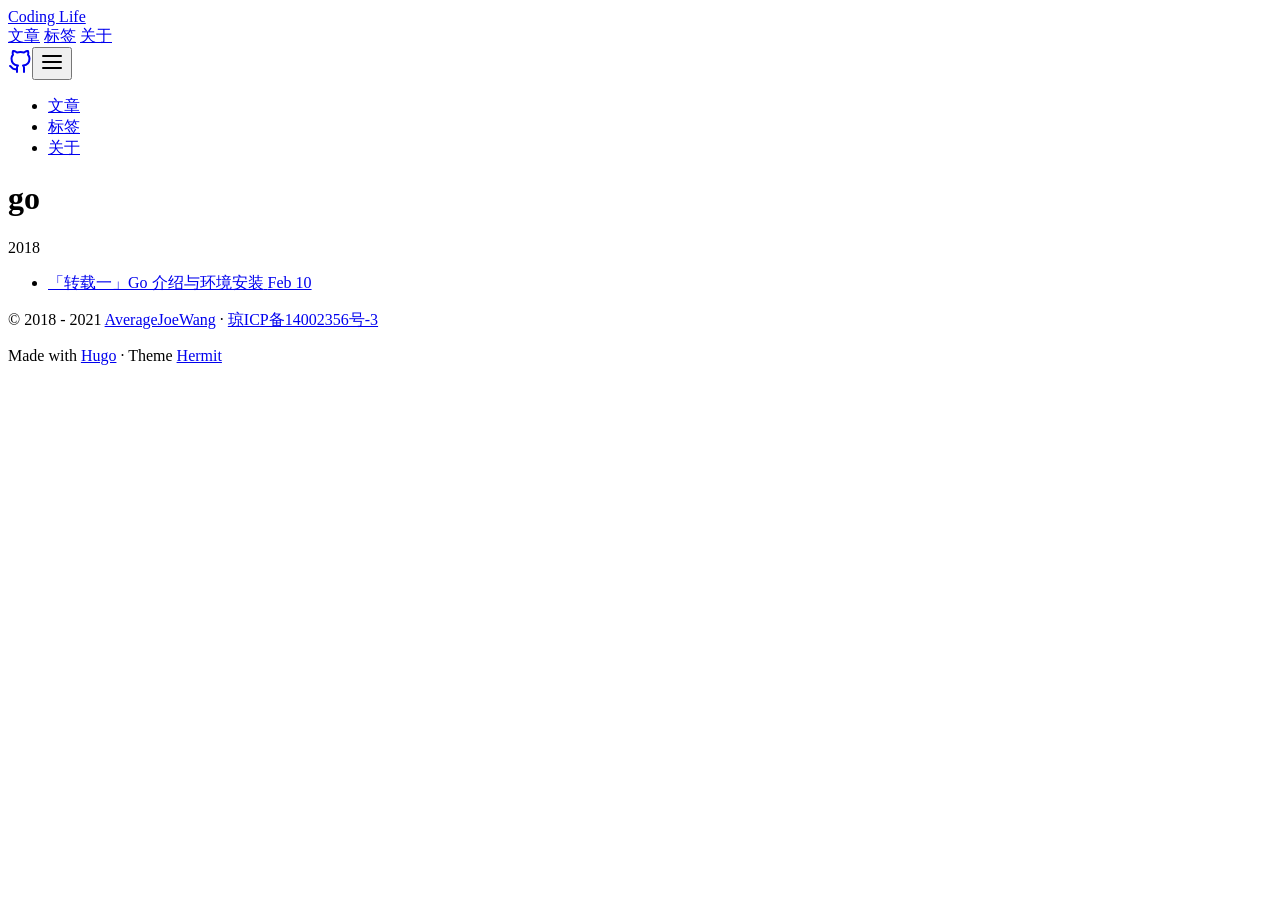
<file: tags/go/index.html>
<!DOCTYPE html>
<html lang="zh-hans">

<head>
	<meta charset="UTF-8">
	<meta name="viewport" content="width=device-width, initial-scale=1.0">
	<meta http-equiv="X-UA-Compatible" content="ie=edge">
	<meta name="theme-color" content="#494f5c">
	<meta name="msapplication-TileColor" content="#494f5c">
<meta itemprop="name" content="go">
<meta itemprop="description" content="averagejoewang, 博客, go,golang, 源码分析, 系列教程, 数据库"><meta property="og:title" content="go" />
<meta property="og:description" content="averagejoewang, 博客, go,golang, 源码分析, 系列教程, 数据库" />
<meta property="og:type" content="website" />
<meta property="og:url" content="https://averagejoe.wang/tags/go/" />
<meta property="og:updated_time" content="2021-06-04T10:35:27+08:00" />
<meta name="twitter:card" content="summary"/>
<meta name="twitter:title" content="go"/>
<meta name="twitter:description" content="averagejoewang, 博客, go,golang, 源码分析, 系列教程, 数据库"/>

	<link rel="apple-touch-icon" sizes="180x180" href="/apple-touch-icon.png">
	<link rel="icon" type="image/png" sizes="32x32" href="/favicon-32x32.png">
	<link rel="icon" type="image/png" sizes="16x16" href="/favicon-16x16.png">
	<link rel="manifest" href="/site.webmanifest">
	<link rel="mask-icon" href="/safari-pinned-tab.svg" color="">
	<link rel="shortcut icon" href="/favicon.ico">

	<title>go</title>
	<link rel="alternate" type="application/rss+xml+xml" href="https://averagejoe.wang/tags/go/index.xml" title="Coding Life" />
	<link rel="stylesheet" href="https://averagejoe.wang/css/style.min.43ade9343bda1e3f53fcb45dc776c310b369f2a93c03dee67c82401987989309.css">
</head>

<body id="page">
	
	<header id="site-header" class="animated slideInUp faster">
		<div class="hdr-wrapper section-inner">
			<div class="hdr-left">
				<div class="site-branding">
					<a href="https://averagejoe.wang">Coding Life</a>
				</div>
				<nav class="site-nav hide-in-mobile">
					<a href="https://averagejoe.wang/posts/">文章</a>
					<a href="https://averagejoe.wang/tags/">标签</a>
					<a href="https://averagejoe.wang/about/">关于</a>
				</nav>
			</div>
			<div class="hdr-right hdr-icons">
				<span class="hdr-social hide-in-mobile"><a href="https://github.com/AverageJoeWang" target="_blank" rel="noopener me" title="Github"><svg xmlns="http://www.w3.org/2000/svg" width="24" height="24" viewBox="0 0 24 24" fill="none" stroke="currentColor" stroke-width="2" stroke-linecap="round" stroke-linejoin="round" class="feather feather-github"><path d="M9 19c-5 1.5-5-2.5-7-3m14 6v-3.87a3.37 3.37 0 0 0-.94-2.61c3.14-.35 6.44-1.54 6.44-7A5.44 5.44 0 0 0 20 4.77 5.07 5.07 0 0 0 19.91 1S18.73.65 16 2.48a13.38 13.38 0 0 0-7 0C6.27.65 5.09 1 5.09 1A5.07 5.07 0 0 0 5 4.77a5.44 5.44 0 0 0-1.5 3.78c0 5.42 3.3 6.61 6.44 7A3.37 3.37 0 0 0 9 18.13V22"></path></svg></a></span><button id="menu-btn" class="hdr-btn" title="Menu"><svg xmlns="http://www.w3.org/2000/svg" width="24" height="24" viewBox="0 0 24 24" fill="none" stroke="currentColor" stroke-width="2" stroke-linecap="round" stroke-linejoin="round" class="feather feather-menu"><line x1="3" y1="12" x2="21" y2="12"></line><line x1="3" y1="6" x2="21" y2="6"></line><line x1="3" y1="18" x2="21" y2="18"></line></svg></button>
			</div>
		</div>
	</header>
	<div id="mobile-menu" class="animated fast">
		<ul>
			<li><a href="https://averagejoe.wang/posts/">文章</a></li>
			<li><a href="https://averagejoe.wang/tags/">标签</a></li>
			<li><a href="https://averagejoe.wang/about/">关于</a></li>
		</ul>
	</div>


	<main class="site-main section-inner thin animated fadeIn faster">
		<h1>go</h1>
		<div class="posts-group">
			<div class="post-year" id="2018">2018</div>
			<ul class="posts-list">
				<li class="post-item">
					<a href="https://averagejoe.wang/posts/go/gin/2018-02-10-install/">
						<span class="post-title">「转载一」Go 介绍与环境安装</span>
						<span class="post-day">Feb 10</span>
					</a>
				</li>
			</ul>
		</div>
	</main>

	<footer id="site-footer" class="section-inner thin animated fadeIn faster">
		<p>&copy; 2018 - 2021 <a href="https://averagejoe.wang">AverageJoeWang</a> &#183; <a href="http://www.beian.miit.gov.cn/">琼ICP备14002356号-3</a></p>
		<p>
			Made with <a href="https://gohugo.io/" target="_blank" rel="noopener">Hugo</a> &#183; Theme <a href="https://github.com/Track3/hermit" target="_blank" rel="noopener">Hermit</a>

		</p>
	</footer>


	<script src="https://averagejoe.wang/js/main.min.784417f5847151f848c339cf0acb13a06cbb648b1483435a28ed4556c4ead69b.js"></script>
<script type="application/javascript">
var doNotTrack = false;
if (!doNotTrack) {
	window.ga=window.ga||function(){(ga.q=ga.q||[]).push(arguments)};ga.l=+new Date;
	ga('create', 'UA-165999804-1', 'auto');
	ga('set', 'anonymizeIp', true);
	ga('send', 'pageview');
}
</script>
<script async src='https://www.google-analytics.com/analytics.js'></script>


</body>

</html>
</file>
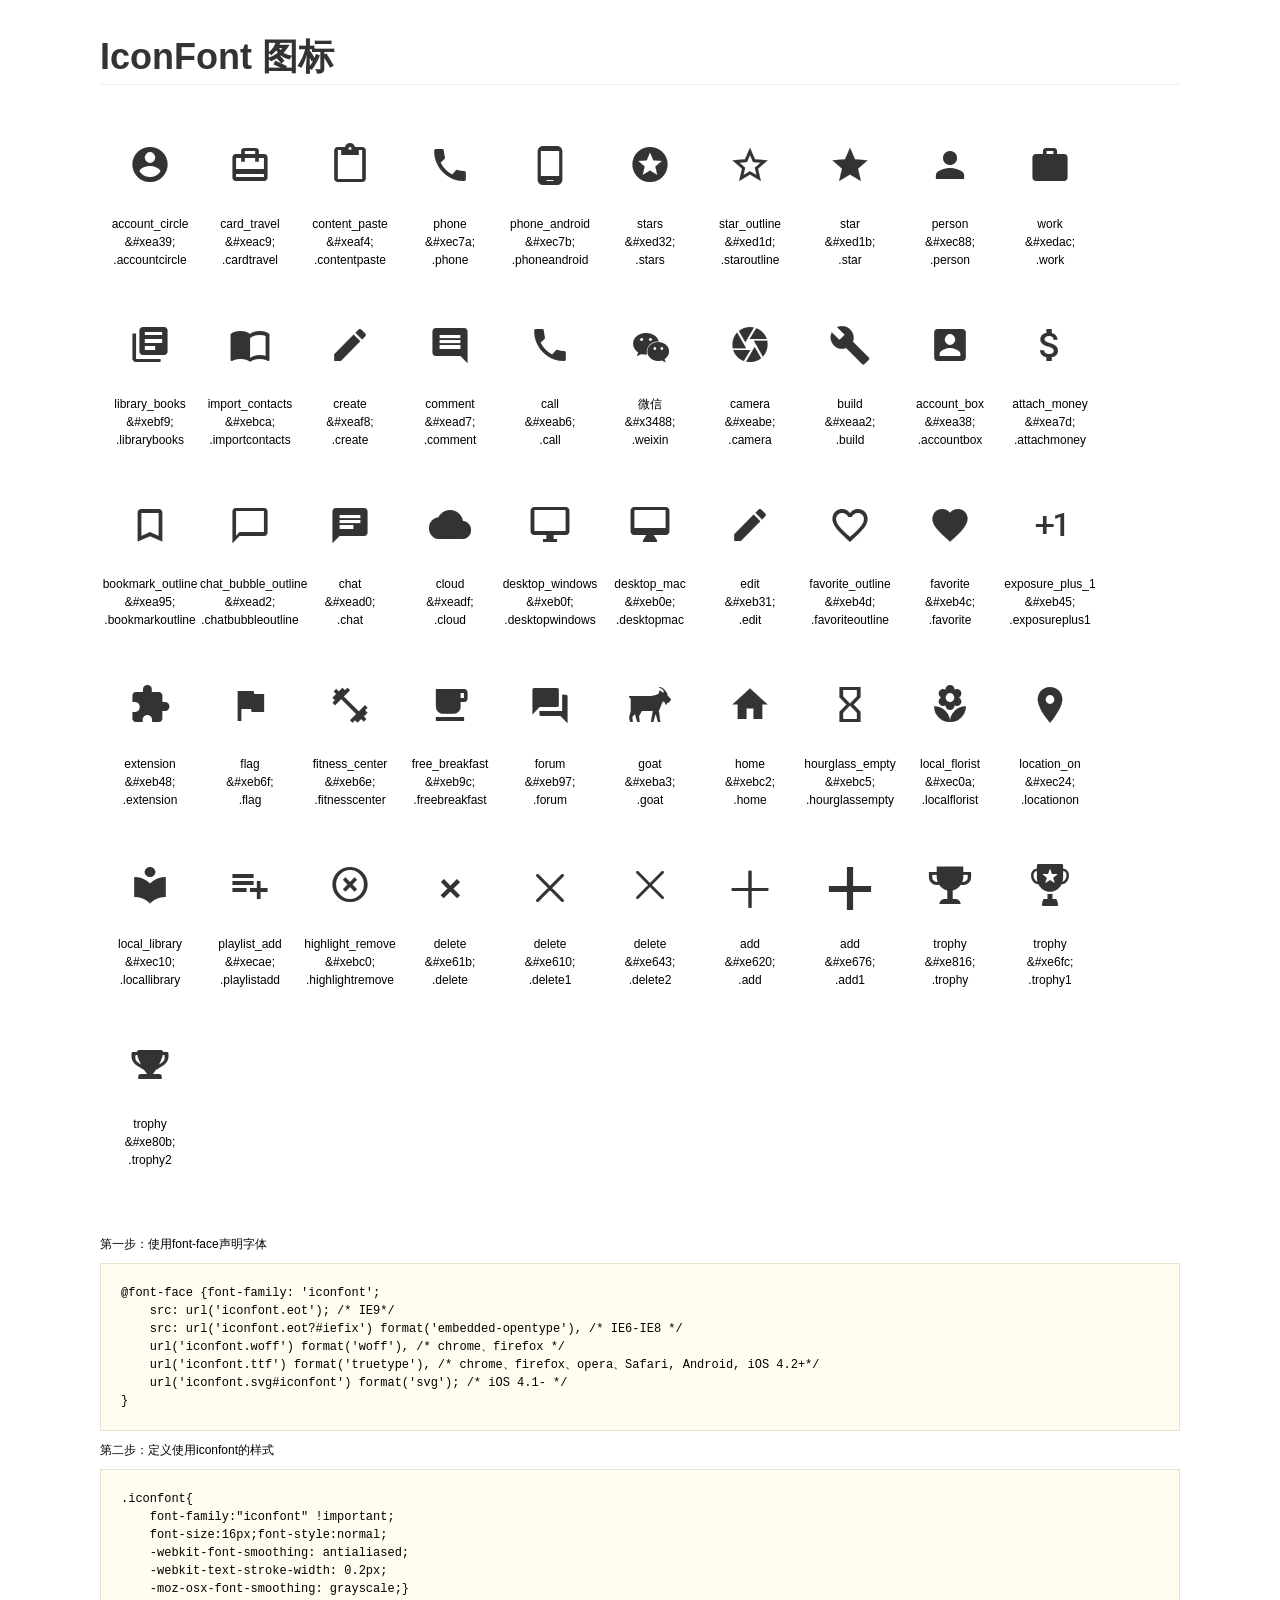
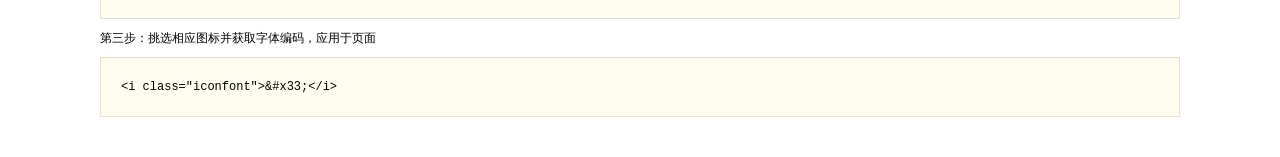
<file: me/static/fonts/demo.html>
<!DOCTYPE html>
<html>
<head>
    <meta charset="utf-8"/>
    <title>IconFont</title>
    <link rel="stylesheet" href="demo.css">
    <link rel="stylesheet" href="iconfont.css">
</head>
<body>
    <div class="main">
        <h1>IconFont 图标</h1>
        <ul class="icon_lists clear">
            
                <li>
                <i class="icon iconfont">&#xea39;</i>
                    <div class="name">account_circle</div>
                    <div class="code">&amp;#xea39;</div>
                    <div class="fontclass">.accountcircle</div>
                </li>
            
                <li>
                <i class="icon iconfont">&#xeac9;</i>
                    <div class="name">card_travel</div>
                    <div class="code">&amp;#xeac9;</div>
                    <div class="fontclass">.cardtravel</div>
                </li>
            
                <li>
                <i class="icon iconfont">&#xeaf4;</i>
                    <div class="name">content_paste</div>
                    <div class="code">&amp;#xeaf4;</div>
                    <div class="fontclass">.contentpaste</div>
                </li>
            
                <li>
                <i class="icon iconfont">&#xec7a;</i>
                    <div class="name">phone</div>
                    <div class="code">&amp;#xec7a;</div>
                    <div class="fontclass">.phone</div>
                </li>
            
                <li>
                <i class="icon iconfont">&#xec7b;</i>
                    <div class="name">phone_android</div>
                    <div class="code">&amp;#xec7b;</div>
                    <div class="fontclass">.phoneandroid</div>
                </li>
            
                <li>
                <i class="icon iconfont">&#xed32;</i>
                    <div class="name">stars</div>
                    <div class="code">&amp;#xed32;</div>
                    <div class="fontclass">.stars</div>
                </li>
            
                <li>
                <i class="icon iconfont">&#xed1d;</i>
                    <div class="name">star_outline</div>
                    <div class="code">&amp;#xed1d;</div>
                    <div class="fontclass">.staroutline</div>
                </li>
            
                <li>
                <i class="icon iconfont">&#xed1b;</i>
                    <div class="name">star</div>
                    <div class="code">&amp;#xed1b;</div>
                    <div class="fontclass">.star</div>
                </li>
            
                <li>
                <i class="icon iconfont">&#xec88;</i>
                    <div class="name">person</div>
                    <div class="code">&amp;#xec88;</div>
                    <div class="fontclass">.person</div>
                </li>
            
                <li>
                <i class="icon iconfont">&#xedac;</i>
                    <div class="name">work</div>
                    <div class="code">&amp;#xedac;</div>
                    <div class="fontclass">.work</div>
                </li>
            
                <li>
                <i class="icon iconfont">&#xebf9;</i>
                    <div class="name">library_books</div>
                    <div class="code">&amp;#xebf9;</div>
                    <div class="fontclass">.librarybooks</div>
                </li>
            
                <li>
                <i class="icon iconfont">&#xebca;</i>
                    <div class="name">import_contacts</div>
                    <div class="code">&amp;#xebca;</div>
                    <div class="fontclass">.importcontacts</div>
                </li>
            
                <li>
                <i class="icon iconfont">&#xeaf8;</i>
                    <div class="name">create</div>
                    <div class="code">&amp;#xeaf8;</div>
                    <div class="fontclass">.create</div>
                </li>
            
                <li>
                <i class="icon iconfont">&#xead7;</i>
                    <div class="name">comment</div>
                    <div class="code">&amp;#xead7;</div>
                    <div class="fontclass">.comment</div>
                </li>
            
                <li>
                <i class="icon iconfont">&#xeab6;</i>
                    <div class="name">call</div>
                    <div class="code">&amp;#xeab6;</div>
                    <div class="fontclass">.call</div>
                </li>
            
                <li>
                <i class="icon iconfont">&#x3488;</i>
                    <div class="name">微信</div>
                    <div class="code">&amp;#x3488;</div>
                    <div class="fontclass">.weixin</div>
                </li>
            
                <li>
                <i class="icon iconfont">&#xeabe;</i>
                    <div class="name">camera</div>
                    <div class="code">&amp;#xeabe;</div>
                    <div class="fontclass">.camera</div>
                </li>
            
                <li>
                <i class="icon iconfont">&#xeaa2;</i>
                    <div class="name">build</div>
                    <div class="code">&amp;#xeaa2;</div>
                    <div class="fontclass">.build</div>
                </li>
            
                <li>
                <i class="icon iconfont">&#xea38;</i>
                    <div class="name">account_box</div>
                    <div class="code">&amp;#xea38;</div>
                    <div class="fontclass">.accountbox</div>
                </li>
            
                <li>
                <i class="icon iconfont">&#xea7d;</i>
                    <div class="name">attach_money</div>
                    <div class="code">&amp;#xea7d;</div>
                    <div class="fontclass">.attachmoney</div>
                </li>
            
                <li>
                <i class="icon iconfont">&#xea95;</i>
                    <div class="name">bookmark_outline</div>
                    <div class="code">&amp;#xea95;</div>
                    <div class="fontclass">.bookmarkoutline</div>
                </li>
            
                <li>
                <i class="icon iconfont">&#xead2;</i>
                    <div class="name">chat_bubble_outline</div>
                    <div class="code">&amp;#xead2;</div>
                    <div class="fontclass">.chatbubbleoutline</div>
                </li>
            
                <li>
                <i class="icon iconfont">&#xead0;</i>
                    <div class="name">chat</div>
                    <div class="code">&amp;#xead0;</div>
                    <div class="fontclass">.chat</div>
                </li>
            
                <li>
                <i class="icon iconfont">&#xeadf;</i>
                    <div class="name">cloud</div>
                    <div class="code">&amp;#xeadf;</div>
                    <div class="fontclass">.cloud</div>
                </li>
            
                <li>
                <i class="icon iconfont">&#xeb0f;</i>
                    <div class="name">desktop_windows</div>
                    <div class="code">&amp;#xeb0f;</div>
                    <div class="fontclass">.desktopwindows</div>
                </li>
            
                <li>
                <i class="icon iconfont">&#xeb0e;</i>
                    <div class="name">desktop_mac</div>
                    <div class="code">&amp;#xeb0e;</div>
                    <div class="fontclass">.desktopmac</div>
                </li>
            
                <li>
                <i class="icon iconfont">&#xeb31;</i>
                    <div class="name">edit</div>
                    <div class="code">&amp;#xeb31;</div>
                    <div class="fontclass">.edit</div>
                </li>
            
                <li>
                <i class="icon iconfont">&#xeb4d;</i>
                    <div class="name">favorite_outline</div>
                    <div class="code">&amp;#xeb4d;</div>
                    <div class="fontclass">.favoriteoutline</div>
                </li>
            
                <li>
                <i class="icon iconfont">&#xeb4c;</i>
                    <div class="name">favorite</div>
                    <div class="code">&amp;#xeb4c;</div>
                    <div class="fontclass">.favorite</div>
                </li>
            
                <li>
                <i class="icon iconfont">&#xeb45;</i>
                    <div class="name">exposure_plus_1</div>
                    <div class="code">&amp;#xeb45;</div>
                    <div class="fontclass">.exposureplus1</div>
                </li>
            
                <li>
                <i class="icon iconfont">&#xeb48;</i>
                    <div class="name">extension</div>
                    <div class="code">&amp;#xeb48;</div>
                    <div class="fontclass">.extension</div>
                </li>
            
                <li>
                <i class="icon iconfont">&#xeb6f;</i>
                    <div class="name">flag</div>
                    <div class="code">&amp;#xeb6f;</div>
                    <div class="fontclass">.flag</div>
                </li>
            
                <li>
                <i class="icon iconfont">&#xeb6e;</i>
                    <div class="name">fitness_center</div>
                    <div class="code">&amp;#xeb6e;</div>
                    <div class="fontclass">.fitnesscenter</div>
                </li>
            
                <li>
                <i class="icon iconfont">&#xeb9c;</i>
                    <div class="name">free_breakfast</div>
                    <div class="code">&amp;#xeb9c;</div>
                    <div class="fontclass">.freebreakfast</div>
                </li>
            
                <li>
                <i class="icon iconfont">&#xeb97;</i>
                    <div class="name">forum</div>
                    <div class="code">&amp;#xeb97;</div>
                    <div class="fontclass">.forum</div>
                </li>
            
                <li>
                <i class="icon iconfont">&#xeba3;</i>
                    <div class="name">goat</div>
                    <div class="code">&amp;#xeba3;</div>
                    <div class="fontclass">.goat</div>
                </li>
            
                <li>
                <i class="icon iconfont">&#xebc2;</i>
                    <div class="name">home</div>
                    <div class="code">&amp;#xebc2;</div>
                    <div class="fontclass">.home</div>
                </li>
            
                <li>
                <i class="icon iconfont">&#xebc5;</i>
                    <div class="name">hourglass_empty</div>
                    <div class="code">&amp;#xebc5;</div>
                    <div class="fontclass">.hourglassempty</div>
                </li>
            
                <li>
                <i class="icon iconfont">&#xec0a;</i>
                    <div class="name">local_florist</div>
                    <div class="code">&amp;#xec0a;</div>
                    <div class="fontclass">.localflorist</div>
                </li>
            
                <li>
                <i class="icon iconfont">&#xec24;</i>
                    <div class="name">location_on</div>
                    <div class="code">&amp;#xec24;</div>
                    <div class="fontclass">.locationon</div>
                </li>
            
                <li>
                <i class="icon iconfont">&#xec10;</i>
                    <div class="name">local_library</div>
                    <div class="code">&amp;#xec10;</div>
                    <div class="fontclass">.locallibrary</div>
                </li>
            
                <li>
                <i class="icon iconfont">&#xecae;</i>
                    <div class="name">playlist_add</div>
                    <div class="code">&amp;#xecae;</div>
                    <div class="fontclass">.playlistadd</div>
                </li>
            
                <li>
                <i class="icon iconfont">&#xebc0;</i>
                    <div class="name">highlight_remove</div>
                    <div class="code">&amp;#xebc0;</div>
                    <div class="fontclass">.highlightremove</div>
                </li>
            
                <li>
                <i class="icon iconfont">&#xe61b;</i>
                    <div class="name">delete</div>
                    <div class="code">&amp;#xe61b;</div>
                    <div class="fontclass">.delete</div>
                </li>
            
                <li>
                <i class="icon iconfont">&#xe610;</i>
                    <div class="name">delete</div>
                    <div class="code">&amp;#xe610;</div>
                    <div class="fontclass">.delete1</div>
                </li>
            
                <li>
                <i class="icon iconfont">&#xe643;</i>
                    <div class="name">delete</div>
                    <div class="code">&amp;#xe643;</div>
                    <div class="fontclass">.delete2</div>
                </li>
            
                <li>
                <i class="icon iconfont">&#xe620;</i>
                    <div class="name">add</div>
                    <div class="code">&amp;#xe620;</div>
                    <div class="fontclass">.add</div>
                </li>
            
                <li>
                <i class="icon iconfont">&#xe676;</i>
                    <div class="name">add</div>
                    <div class="code">&amp;#xe676;</div>
                    <div class="fontclass">.add1</div>
                </li>
            
                <li>
                <i class="icon iconfont">&#xe816;</i>
                    <div class="name">trophy</div>
                    <div class="code">&amp;#xe816;</div>
                    <div class="fontclass">.trophy</div>
                </li>
            
                <li>
                <i class="icon iconfont">&#xe6fc;</i>
                    <div class="name">trophy</div>
                    <div class="code">&amp;#xe6fc;</div>
                    <div class="fontclass">.trophy1</div>
                </li>
            
                <li>
                <i class="icon iconfont">&#xe80b;</i>
                    <div class="name">trophy</div>
                    <div class="code">&amp;#xe80b;</div>
                    <div class="fontclass">.trophy2</div>
                </li>
            
        </ul>


        <div class="helps">
            第一步：使用font-face声明字体
            <pre>
@font-face {font-family: 'iconfont';
    src: url('iconfont.eot'); /* IE9*/
    src: url('iconfont.eot?#iefix') format('embedded-opentype'), /* IE6-IE8 */
    url('iconfont.woff') format('woff'), /* chrome、firefox */
    url('iconfont.ttf') format('truetype'), /* chrome、firefox、opera、Safari, Android, iOS 4.2+*/
    url('iconfont.svg#iconfont') format('svg'); /* iOS 4.1- */
}
</pre>
第二步：定义使用iconfont的样式
            <pre>
.iconfont{
    font-family:"iconfont" !important;
    font-size:16px;font-style:normal;
    -webkit-font-smoothing: antialiased;
    -webkit-text-stroke-width: 0.2px;
    -moz-osx-font-smoothing: grayscale;}
</pre>
第三步：挑选相应图标并获取字体编码，应用于页面
<pre>
&lt;i class="iconfont"&gt;&amp;#x33;&lt;/i&gt;
</pre>
        </div>

    </div>
</body>
</html>
</file>
<file: MyLove/css/default.css>
body{margin:0;padding:0;background:#ffe;font-size:12px;overflow:auto}#mainDiv{width:100%;height:100%}#loveHeart{float:left;width:670px;height:625px}#garden{width:100%;height:100%}#elapseClock{text-align:right;font-size:18px;margin-top:10px;margin-bottom:10px}#words{font-family:"sans-serif";width:500px;font-size:24px;color:#666}#messages{display:none}#elapseClock .digit{font-family:"digit";font-size:36px}#loveu{padding:5px;font-size:22px;margin-top:80px;margin-right:120px;text-align:right;display:none}#loveu .signature{margin-top:10px;font-size:20px;font-style:italic}#clickSound{display:none}#code{float:left;width:440px;height:400px;color:#333;font-family:"Consolas","Monaco","Bitstream Vera Sans Mono","Courier New","sans-serif";font-size:12px}#code .string{color:#2a36ff}#code .keyword{color:#7f0055;font-weight:bold}#code .placeholder{margin-left:15px}#code .space{margin-left:7px}#code .comments{color:#3f7f5f}#copyright{margin-top:10px;text-align:center;width:100%;color:#666}#errorMsg{width:100%;text-align:center;font-size:24px;position:absolute;top:100px;left:0}#copyright a{color:#666}
</file>
<file: me/static/fonts/demo.css>
*{margin: 0;padding: 0;list-style: none;}
/*
KISSY CSS Reset
理念：1. reset 的目的不是清除浏览器的默认样式，这仅是部分工作。清除和重置是紧密不可分的。
2. reset 的目的不是让默认样式在所有浏览器下一致，而是减少默认样式有可能带来的问题。
3. reset 期望提供一套普适通用的基础样式。但没有银弹，推荐根据具体需求，裁剪和修改后再使用。
特色：1. 适应中文；2. 基于最新主流浏览器。
维护：玉伯<lifesinger@gmail.com>, 正淳<ragecarrier@gmail.com>
 */

/** 清除内外边距 **/
body, h1, h2, h3, h4, h5, h6, hr, p, blockquote, /* structural elements 结构元素 */
dl, dt, dd, ul, ol, li, /* list elements 列表元素 */
pre, /* text formatting elements 文本格式元素 */
form, fieldset, legend, button, input, textarea, /* form elements 表单元素 */
th, td /* table elements 表格元素 */ {
  margin: 0;
  padding: 0;
}

/** 设置默认字体 **/
body,
button, input, select, textarea /* for ie */ {
  font: 12px/1.5 tahoma, arial, \5b8b\4f53, sans-serif;
}
h1, h2, h3, h4, h5, h6 { font-size: 100%; }
address, cite, dfn, em, var { font-style: normal; } /* 将斜体扶正 */
code, kbd, pre, samp { font-family: courier new, courier, monospace; } /* 统一等宽字体 */
small { font-size: 12px; } /* 小于 12px 的中文很难阅读，让 small 正常化 */

/** 重置列表元素 **/
ul, ol { list-style: none; }

/** 重置文本格式元素 **/
a { text-decoration: none; }
a:hover { text-decoration: underline; }


/** 重置表单元素 **/
legend { color: #000; } /* for ie6 */
fieldset, img { border: 0; } /* img 搭车：让链接里的 img 无边框 */
button, input, select, textarea { font-size: 100%; } /* 使得表单元素在 ie 下能继承字体大小 */
/* 注：optgroup 无法扶正 */

/** 重置表格元素 **/
table { border-collapse: collapse; border-spacing: 0; }

/* 清除浮动 */
.ks-clear:after, .clear:after {
  content: '\20';
  display: block;
  height: 0;
  clear: both;
}
.ks-clear, .clear {
  *zoom: 1;
}

.main {padding: 30px 100px;}
.main h1{font-size:36px; color:#333; text-align:left;margin-bottom:30px; border-bottom: 1px solid #eee;}

.helps{margin-top:40px;}
.helps pre{
  padding:20px;
  margin:10px 0;
  border:solid 1px #e7e1cd;
  background-color: #fffdef;
  overflow: auto;
}

.icon_lists li{
  float:left;
  width: 100px;
  height:180px;
  text-align: center;
}
.icon_lists .icon{
  font-size: 42px;
  line-height: 100px;
  margin: 10px 0;
  color:#333;
  -webkit-transition: font-size 0.25s ease-out 0s;
  -moz-transition: font-size 0.25s ease-out 0s;
  transition: font-size 0.25s ease-out 0s;

}
.icon_lists .icon:hover{
  font-size: 100px;
}
</file>
<file: me/static/fonts/iconfont.css>
@font-face {font-family: "iconfont";
  src: url('iconfont.eot?t=1472035662'); /* IE9*/
  src: url('iconfont.eot?t=1472035662#iefix') format('embedded-opentype'), /* IE6-IE8 */
  url('iconfont.woff?t=1472035662') format('woff'), /* chrome, firefox */
  url('iconfont.ttf?t=1472035662') format('truetype'), /* chrome, firefox, opera, Safari, Android, iOS 4.2+*/
  url('iconfont.svg?t=1472035662#iconfont') format('svg'); /* iOS 4.1- */
}

.iconfont {
  font-family:"iconfont" !important;
  font-size:16px;
  font-style:normal;
  -webkit-font-smoothing: antialiased;
  -webkit-text-stroke-width: 0.2px;
  -moz-osx-font-smoothing: grayscale;
}
.icon-accountcircle:before { content: "\ea39"; }
.icon-cardtravel:before { content: "\eac9"; }
.icon-contentpaste:before { content: "\eaf4"; }
.icon-phone:before { content: "\ec7a"; }
.icon-phoneandroid:before { content: "\ec7b"; }
.icon-stars:before { content: "\ed32"; }
.icon-staroutline:before { content: "\ed1d"; }
.icon-star:before { content: "\ed1b"; }
.icon-person:before { content: "\ec88"; }
.icon-work:before { content: "\edac"; }
.icon-librarybooks:before { content: "\ebf9"; }
.icon-importcontacts:before { content: "\ebca"; }
.icon-create:before { content: "\eaf8"; }
.icon-comment:before { content: "\ead7"; }
.icon-call:before { content: "\eab6"; }
.icon-weixin:before { content: "\3488"; }
.icon-camera:before { content: "\eabe"; }
.icon-build:before { content: "\eaa2"; }
.icon-accountbox:before { content: "\ea38"; }
.icon-attachmoney:before { content: "\ea7d"; }
.icon-bookmarkoutline:before { content: "\ea95"; }
.icon-chatbubbleoutline:before { content: "\ead2"; }
.icon-chat:before { content: "\ead0"; }
.icon-cloud:before { content: "\eadf"; }
.icon-desktopwindows:before { content: "\eb0f"; }
.icon-desktopmac:before { content: "\eb0e"; }
.icon-edit:before { content: "\eb31"; }
.icon-favoriteoutline:before { content: "\eb4d"; }
.icon-favorite:before { content: "\eb4c"; }
.icon-exposureplus1:before { content: "\eb45"; }
.icon-extension:before { content: "\eb48"; }
.icon-flag:before { content: "\eb6f"; }
.icon-fitnesscenter:before { content: "\eb6e"; }
.icon-freebreakfast:before { content: "\eb9c"; }
.icon-forum:before { content: "\eb97"; }
.icon-goat:before { content: "\eba3"; }
.icon-home:before { content: "\ebc2"; }
.icon-hourglassempty:before { content: "\ebc5"; }
.icon-localflorist:before { content: "\ec0a"; }
.icon-locationon:before { content: "\ec24"; }
.icon-locallibrary:before { content: "\ec10"; }
.icon-playlistadd:before { content: "\ecae"; }
.icon-highlightremove:before { content: "\ebc0"; }
.icon-delete:before { content: "\e61b"; }
.icon-delete1:before { content: "\e610"; }
.icon-delete2:before { content: "\e643"; }
.icon-add:before { content: "\e620"; }
.icon-add1:before { content: "\e676"; }
.icon-trophy:before { content: "\e816"; }
.icon-trophy1:before { content: "\e6fc"; }
.icon-trophy2:before { content: "\e80b"; }
</file>
